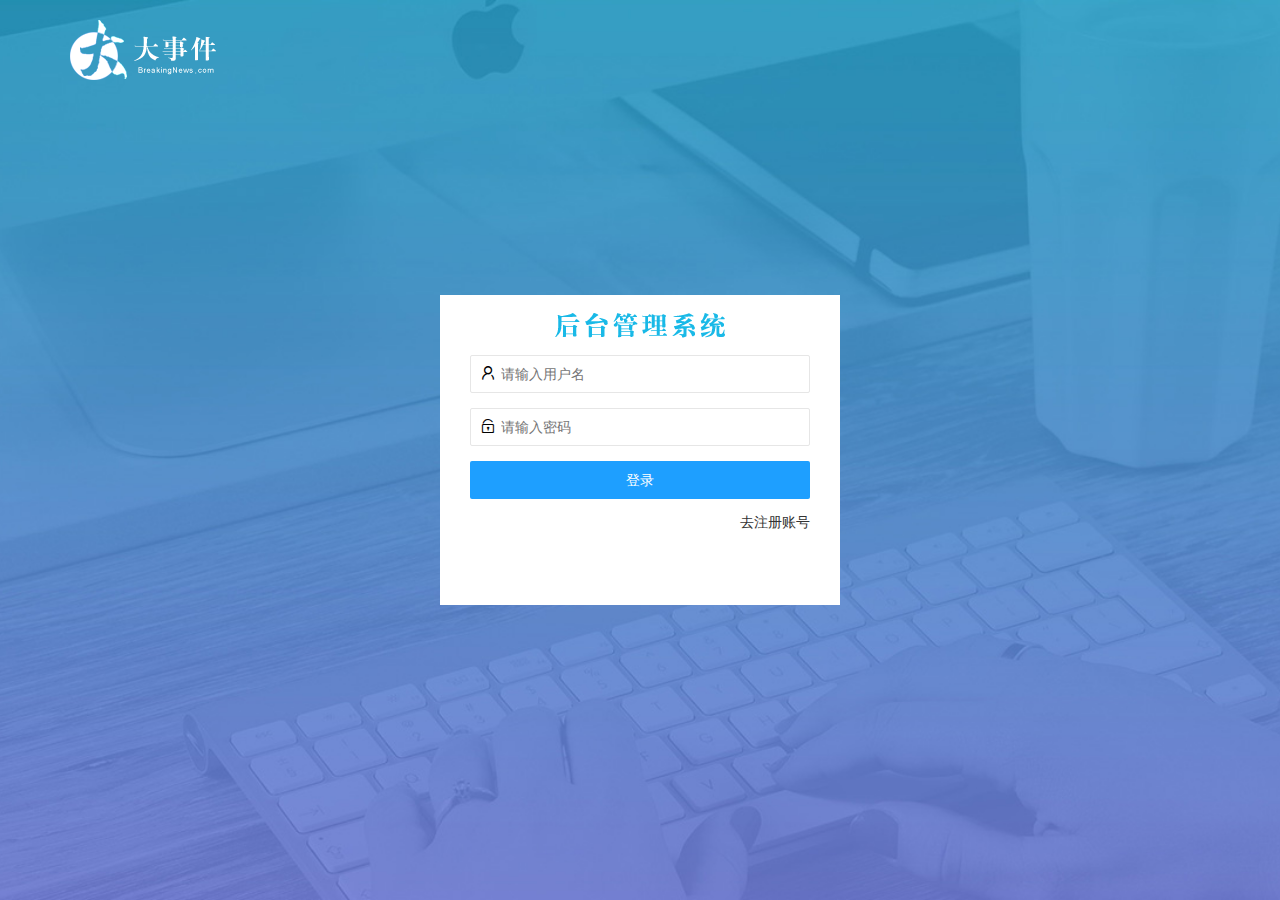
<file: home/index.html>
<!DOCTYPE html>
<html>
<head>
  <meta charset="utf-8">
  <meta name="viewport" content="width=device-width, initial-scale=1, maximum-scale=1">
  <title>layout 后台大布局 - Layui</title>

<script>
  let token = localStorage.getItem("token")
  if(!token){
    location.href = "/home/login.html"
  }
</script>


  <link rel="stylesheet" href="/assets/lib/layui/css/layui.css">
  <link rel="stylesheet" href="/assets/fonts/iconfont.css">
  <link rel="stylesheet" href="/assets/css/index.css">
</head>
<body class="layui-layout-body">
<div class="layui-layout layui-layout-admin">
  <div class="layui-header">
    <div class="layui-logo">
        <img src="/assets/images/logo.png" alt="">
    </div>
    <!-- 头部区域（可配合layui已有的水平导航） -->
    <ul class="layui-nav layui-layout-right">
      <li class="layui-nav-item">
        <a href="javascript:;">
          <img src="/assets/images/sample2.jpg" class="layui-nav-img">
          <!-- 文字头像 -->
          <span class="text-avatar">A</span>
          个人中心
        </a>
        <dl class="layui-nav-child">
          <dd><a href=""  >基本资料</a></dd>
          <dd><a href="">更换头像</a></dd>
          <dd><a href="">重置密码</a></dd>
        </dl>
      </li>
      <li class="layui-nav-item"><a href="javascript:;" id="signout" ><span class="iconfont icon-tuichu"></span>退出</a></li>
    </ul>
  </div> 
  
  <div class="layui-side layui-bg-black">
    <div class="layui-side-scroll">
        <!-- 展示头像和昵称 -->
        <div class="userInfo" href="javascript:;">
            <img src="http://t.cn/RCzsdCq" class="layui-nav-img">
            <!-- text-avatar 文字头像 -->
            <span class="text-avatar">A</span>
            <span id="welcome">欢迎 大飞哥</span>
          </div>


      <!-- 左侧导航区域（可配合layui已有的垂直导航） -->
      <ul class="layui-nav layui-nav-tree" lay-shrink="all" lay-filter="test">
        <li class="layui-nav-item layui-this"><a href="/home/dashboard.html" target="layUiBody"><span
              class="iconfont icon-home"></span>首页</a></li>
        <!-- layui-nav-itemed 类名可以实现二级菜单展开效果 -->
        <li class="layui-nav-item">
          <a class="" href="javascript:;"><span class="iconfont icon-16"></span>文章管理</a>
          <dl class="layui-nav-child">
            <dd><a href="javascript:;"><i class="layui-icon layui-icon-app"></i>文章类别</a></dd>
            <dd><a href="javascript:;"><i class="layui-icon layui-icon-app"></i>文章列表</a></dd>
            <dd><a href="javascript:;"><i class="layui-icon layui-icon-app"></i>发布文章</a></dd>
          </dl>
        </li>
        <li class="layui-nav-item">
          <a href="javascript:;"><span class="iconfont icon-user"></span>个人中心</a>
          <dl class="layui-nav-child">
            <dd><a href="/user/user_info.html" target="layUiBody"><i class="layui-icon layui-icon-app"></i>基本资料</a></dd>
            <dd><a href="javascript:;"><i class="layui-icon layui-icon-app"></i>更换头像</a></dd>
            <dd><a href="/user/user_pwd.html"><i class="layui-icon layui-icon-app"></i>重置密码</a></dd>
          </dl>
        </li>
      </ul>
    </div>
  </div>
  
  <div class="layui-body">
    <!-- 内容主体区域 -->
    <!-- <iframe name="layUiBody" src="/home/dashboard.html"></iframe> -->
    <iframe name="layUiBody" src="/user/user_avatar.html"></iframe>
  </div>
  
  <div class="layui-footer">
    <!-- 底部固定区域 -->
    © layui.com - 黑马程序猿
  </div>
</div>
<script src="/assets/lib/jquery.js"></script>
<script src="/assets/lib/layui/layui.all.js"></script>
<script src="/assets/js/ajaxBase.js"></script>
<script src="/assets/js/index.js"></script>
</body>
</html>
</file>
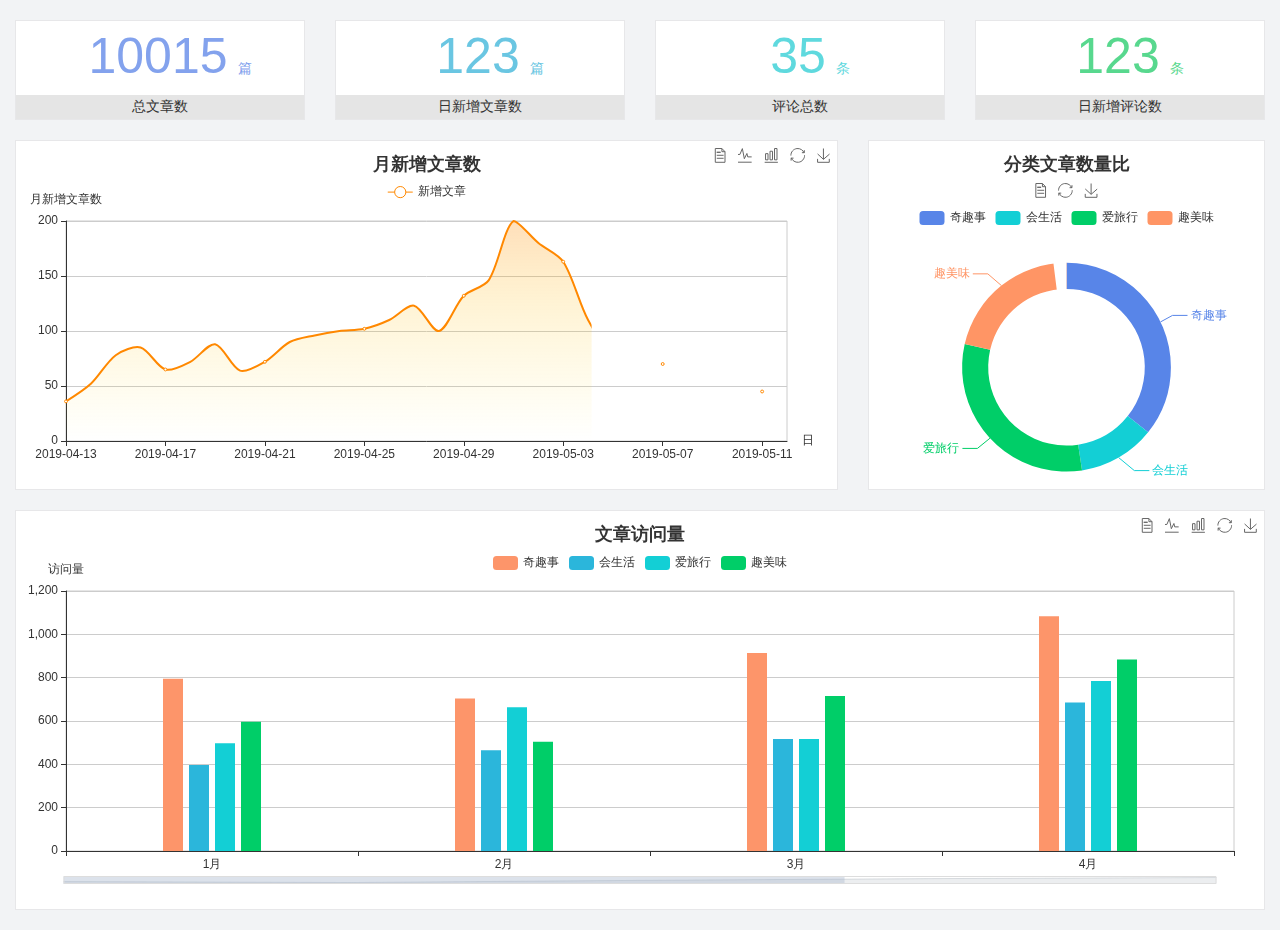
<file: home/dashboard.html>
<!DOCTYPE html>
<html lang="en">

<head>
  <meta charset="UTF-8">
  <meta name="viewport" content="width=device-width, initial-scale=1.0">
  <meta http-equiv="X-UA-Compatible" content="ie=edge">
  <title>图表统计</title>
  <link rel="stylesheet" href="../../assets/lib/bootstrap.css" />
  <link rel="stylesheet" href="../../assets/lib/main.css" />
  <script src="../../assets/lib/jquery.js"></script>
  <script type="text/javascript" src="../../assets/lib/echarts.min.js"></script>
</head>

<body>
  <div class="container-fluid">
    <div class="row spannel_list">
      <div class="col-sm-3 col-xs-6">
        <div class="spannel">
          <em>10015</em><span>篇</span>
          <b>总文章数</b>
        </div>
      </div>
      <div class="col-sm-3 col-xs-6">
        <div class="spannel scolor01">
          <em>123</em><span>篇</span>
          <b>日新增文章数</b>
        </div>
      </div>
      <div class="col-sm-3 col-xs-6">
        <div class="spannel scolor02">
          <em>35</em><span>条</span>
          <b>评论总数</b>
        </div>
      </div>
      <div class="col-sm-3 col-xs-6">
        <div class="spannel scolor03">
          <em>123</em><span>条</span>
          <b>日新增评论数</b>
        </div>
      </div>
    </div>
  </div>

  <div class="container-fluid">
    <div class="row curve-pie">
      <div class="col-lg-8 col-md-8">
        <div class="gragh_pannel" id="curve_show"></div>
      </div>
      <div class="col-lg-4 col-md-4">
        <div class="gragh_pannel" id="pie_show"></div>
      </div>
    </div>
  </div>

  <div class="container-fluid">
    <div class="column_pannel" id="column_show"></div>
  </div>

  <script>
    var oChart = echarts.init(document.getElementById('curve_show'));
    var aList_all = [
      { 'count': 36, 'date': '2019-04-13' },
      { 'count': 52, 'date': '2019-04-14' },
      { 'count': 78, 'date': '2019-04-15' },
      { 'count': 85, 'date': '2019-04-16' },
      { 'count': 65, 'date': '2019-04-17' },
      { 'count': 72, 'date': '2019-04-18' },
      { 'count': 88, 'date': '2019-04-19' },
      { 'count': 64, 'date': '2019-04-20' },
      { 'count': 72, 'date': '2019-04-21' },
      { 'count': 90, 'date': '2019-04-22' },
      { 'count': 96, 'date': '2019-04-23' },
      { 'count': 100, 'date': '2019-04-24' },
      { 'count': 102, 'date': '2019-04-25' },
      { 'count': 110, 'date': '2019-04-26' },
      { 'count': 123, 'date': '2019-04-27' },
      { 'count': 100, 'date': '2019-04-28' },
      { 'count': 132, 'date': '2019-04-29' },
      { 'count': 146, 'date': '2019-04-30' },
      { 'count': 200, 'date': '2019-05-01' },
      { 'count': 180, 'date': '2019-05-02' },
      { 'count': 163, 'date': '2019-05-03' },
      { 'count': 110, 'date': '2019-05-04' },
      { 'count': 80, 'date': '2019-05-05' },
      { 'count': 82, 'date': '2019-05-06' },
      { 'count': 70, 'date': '2019-05-07' },
      { 'count': 65, 'date': '2019-05-08' },
      { 'count': 54, 'date': '2019-05-09' },
      { 'count': 40, 'date': '2019-05-10' },
      { 'count': 45, 'date': '2019-05-11' },
      { 'count': 38, 'date': '2019-05-12' },
    ];

    let aCount = [];
    let aDate = [];

    for (var i = 0; i < aList_all.length; i++) {
      aCount.push(aList_all[i].count);
      aDate.push(aList_all[i].date);
    }

    var chartopt = {
      title: {
        text: '月新增文章数',
        left: 'center',
        top: '10'
      },
      tooltip: {
        trigger: 'axis'
      },
      legend: {
        data: ['新增文章'],
        top: '40'
      },
      toolbox: {
        show: true,
        feature: {
          mark: { show: true },
          dataView: { show: true, readOnly: false },
          magicType: { show: true, type: ['line', 'bar'] },
          restore: { show: true },
          saveAsImage: { show: true }
        }
      },
      calculable: true,
      xAxis: [
        {
          name: '日',
          type: 'category',
          boundaryGap: false,
          data: aDate
        }
      ],
      yAxis: [
        {
          name: '月新增文章数',
          type: 'value'
        }
      ],
      series: [
        {
          name: '新增文章',
          type: 'line',
          smooth: true,
          itemStyle: { normal: { areaStyle: { type: 'default' }, color: '#f80' }, lineStyle: { color: '#f80' } },
          data: aCount
        }],
      areaStyle: {
        normal: {
          color: new echarts.graphic.LinearGradient(0, 0, 0, 1, [{
            offset: 0,
            color: 'rgba(255,136,0,0.39)'
          }, {
            offset: .34,
            color: 'rgba(255,180,0,0.25)'
          }, {
            offset: 1,
            color: 'rgba(255,222,0,0.00)'
          }])

        }
      },
      grid: {
        show: true,
        x: 50,
        x2: 50,
        y: 80,
        height: 220
      }
    };

    oChart.setOption(chartopt);


    var oPie = echarts.init(document.getElementById('pie_show'));
    var oPieopt =
    {
      title: {
        top: 10,
        text: '分类文章数量比',
        x: 'center'
      },
      tooltip: {
        trigger: 'item',
        formatter: "{a} <br/>{b} : {c} ({d}%)"
      },
      color: ['#5885e8', '#13cfd5', '#00ce68', '#ff9565'],
      legend: {
        x: 'center',
        top: 65,
        data: ['奇趣事', '会生活', '爱旅行', '趣美味']
      },
      toolbox: {
        show: true,
        x: 'center',
        top: 35,
        feature: {
          mark: { show: true },
          dataView: { show: true, readOnly: false },
          magicType: {
            show: true,
            type: ['pie', 'funnel'],
            option: {
              funnel: {
                x: '25%',
                width: '50%',
                funnelAlign: 'left',
                max: 1548
              }
            }
          },
          restore: { show: true },
          saveAsImage: { show: true }
        }
      },
      calculable: true,
      series: [
        {
          name: '访问来源',
          type: 'pie',
          radius: ['45%', '60%'],
          center: ['50%', '65%'],
          data: [
            { value: 300, name: '奇趣事' },
            { value: 100, name: '会生活' },
            { value: 260, name: '爱旅行' },
            { value: 180, name: '趣美味' }
          ]
        }
      ]
    };
    oPie.setOption(oPieopt);



    var oColumn = this.echarts.init(document.getElementById('column_show'));
    var oColumnopt =
    {
      title: {
        text: '文章访问量',
        left: 'center',
        top: '10'
      },
      tooltip: {
        trigger: 'axis'
      },
      legend: {
        data: ['奇趣事', '会生活', '爱旅行', '趣美味'],
        top: '40'
      },
      toolbox: {
        show: true,
        feature: {
          mark: { show: true },
          dataView: { show: true, readOnly: false },
          magicType: { show: true, type: ['line', 'bar'] },
          restore: { show: true },
          saveAsImage: { show: true }
        }
      },
      calculable: true,
      xAxis: [
        {
          type: 'category',
          data: ['1月', '2月', '3月', '4月', '5月']
        }
      ],
      yAxis: [
        {
          name: '访问量',
          type: 'value'
        }
      ],
      series: [
        {
          name: '奇趣事',
          type: 'bar',
          barWidth: 20,
          itemStyle: {
            normal: { areaStyle: { type: 'default' }, color: '#fd956a' }
          },
          data: [800, 708, 920, 1090, 1200]
        },
        {
          name: '会生活',
          type: 'bar',
          barWidth: 20,
          itemStyle: {
            normal: { areaStyle: { type: 'default' }, color: '#2bb6db' }
          },
          data: [400, 468, 520, 690, 800]
        },
        {
          name: '爱旅行',
          type: 'bar',
          barWidth: 20,
          itemStyle: {
            normal: { areaStyle: { type: 'default' }, color: '#13cfd5' }
          },
          data: [500, 668, 520, 790, 900]
        },
        {
          name: '趣美味',
          type: 'bar',
          barWidth: 20,
          itemStyle: {
            normal: { areaStyle: { type: 'default' }, color: '#00ce68' }
          },
          data: [600, 508, 720, 890, 1000]
        }
      ],
      grid: {
        show: true,
        x: 50,
        x2: 30,
        y: 80,
        height: 260
      },
      dataZoom: [//给x轴设置滚动条
        {
          start: 0,//默认为0
          end: 100 - 1000 / 31,//默认为100
          type: 'slider',
          show: true,
          xAxisIndex: [0],
          handleSize: 0,//滑动条的 左右2个滑动条的大小
          height: 8,//组件高度
          left: 45, //左边的距离
          right: 50,//右边的距离
          bottom: 26,//右边的距离
          handleColor: '#ddd',//h滑动图标的颜色
          handleStyle: {
            borderColor: "#cacaca",
            borderWidth: "1",
            shadowBlur: 2,
            background: "#ddd",
            shadowColor: "#ddd",
          }
        }]
    };
    oColumn.setOption(oColumnopt);
  </script>
</body>

</html>
</file>
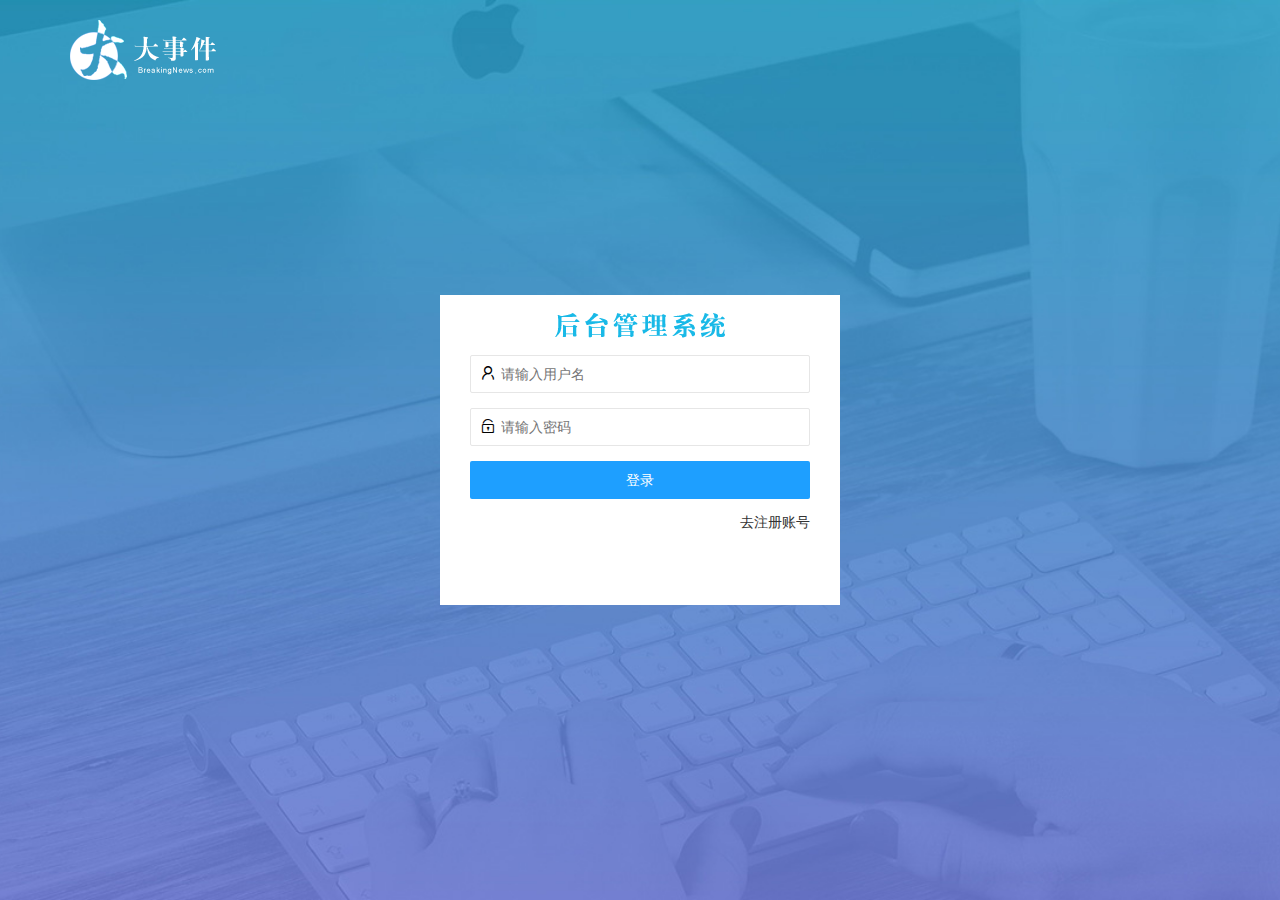
<file: home/login.html>
<!DOCTYPE html>
<html lang="en">
<head>
    <meta charset="UTF-8">
    <meta name="viewport" content="width=device-width, initial-scale=1.0">
    <title>大事件-登录页</title>
</head>
<link rel="stylesheet" href="/assets/lib/layui/css/layui.css">
<link rel="stylesheet" href="/assets/css/login.css">
<body>

    <!-- logo -->
    <div class="layui-main logo ">
        <img src="/assets/images/logo.png" alt="">
    </div>
    
    <!-- 登陆注册 -->
    <div class=" box ">
        <!-- 标题 -->
        <div class="title"></div>

        <!-- 登录的表单 -->
        <div class="login">
            <form id="loginForm" class="layui-form" action="">
                <div class="layui-form-item">
                    <i class="layui-icon layui-icon-username"></i> 
                    <input type="text" name="username" required  lay-verify="required" placeholder="请输入用户名" autocomplete="off" class="layui-input">
                </div>
                    <div class="layui-form-item">
                    <i class="layui-icon layui-icon-password"></i>
                    <input type="password" name="password" required  lay-verify="required|pass" placeholder="请输入密码" autocomplete="off" class="layui-input">
                    </div>
                        <button class="layui-btn  layui-btn-normal layui-btn-fluid" lay-submit lay-filter="formDemo">登录</button>
                <a href="javascript:;" id="gotoRegi" class="fr">去注册账号</a>
            </form>
        </div>

        <!-- 注册的表单 -->
        <div  class="register">
            <form  id="regiForm"class="layui-form" action="">
                <div class="layui-form-item">
                    <i class="layui-icon layui-icon-username"></i> 
                    <input type="text" name="username" required  lay-verify="required" placeholder="请输入用户名" autocomplete="off" class="layui-input">
                </div>
                <div class="layui-form-item">
                    <i class="layui-icon layui-icon-password"></i>
                    <input type="password" name="password" required  lay-verify="required|pass" placeholder="请输入密码" autocomplete="off" class="layui-input">
                </div>
                <div class="layui-form-item">
                    <i class="layui-icon layui-icon-password"></i>
                    <input type="password" name="repassword" required  lay-verify="required|pass|repwd" placeholder="请再次输入密码" autocomplete="off" class="layui-input">
                </div>
                    <button class="layui-btn  layui-btn-normal layui-btn-fluid" lay-submit lay-filter="formDemo">注册</button>
                    <a href="javascript:;" id="gotoLogin" class="fr">去登录</a>
            </form>
        </div>
    </div>
    <script src="/assets/lib/layui/layui.all.js"></script>
    <script src="/assets/lib/jquery.js"></script>
    <script src="/assets/js/login.js"></script>
</body>
</html>
</file>
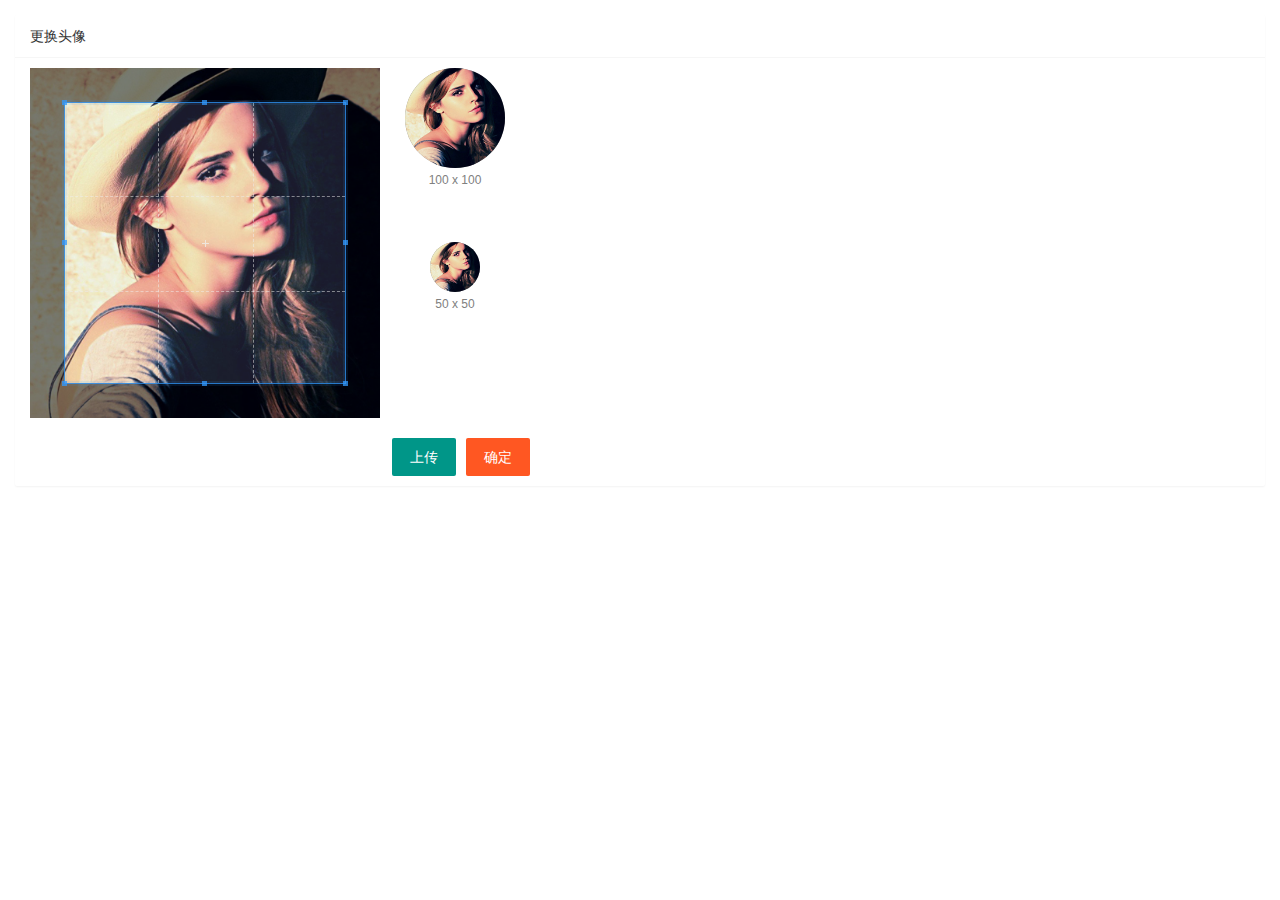
<file: user/user_avatar.html>
<!DOCTYPE html>
<html lang="en">

<head>
  <meta charset="UTF-8">
  <meta name="viewport" content="width=device-width, initial-scale=1.0">
  <title>Document</title>
  <link rel="stylesheet" href="/assets/lib/layui/css/layui.css">
  <link rel="stylesheet" href="/assets/lib/cropper/cropper.css" />

  <link rel="stylesheet" href="/assets/css/user/user_avatar.css">
</head>

<body>
  <div class="layui-card">
    <div class="layui-card-header">更换头像</div>
    <div class="layui-card-body">
      <!-- 第一行的图片裁剪和预览区域 -->
      <div class="row1">
        <!-- 图片裁剪区域 -->
        <div class="cropper-box">
          <!-- 这个 img 标签很重要，将来会把它初始化为裁剪区域 -->
          <img id="image" src="/assets/images/sample.jpg" />
        </div>
        <!-- 图片的预览区域 -->
        <div class="preview-box">
          <div>
            <!-- 宽高为 100px 的预览区域 -->
            <div class="img-preview w100"></div>
            <p class="size">100 x 100</p>
          </div>
          <div>
            <!-- 宽高为 50px 的预览区域 -->
            <div class="img-preview w50"></div>
            <p class="size">50 x 50</p>
          </div>
        </div>
      </div>

      <!-- 第二行的按钮区域 -->
      <div class="row2">
        <input type="file" class="layui-hide" id="file" accept="image/*">
        <button type="button" class="layui-btn" id="chooseBtn">上传</button>
        <button type="button" class="layui-btn layui-btn-danger" id="sureBtn">确定</button>
      </div>
    </div>
  </div>

  <script src="/assets/lib/layui/layui.all.js"></script>
  <script src="/assets/lib/jquery.js"></script>
  <!-- 以下两个js文件属于图片裁切插件 -->
  <script src="/assets/lib/cropper/Cropper.js"></script>
  <script src="/assets/lib/cropper/jquery-cropper.js"></script>

  <script src="/assets/js/ajaxBase.js"></script>
  <script src="/assets/js/user/user_avatar.js"></script>
</body>

</html>
</file>
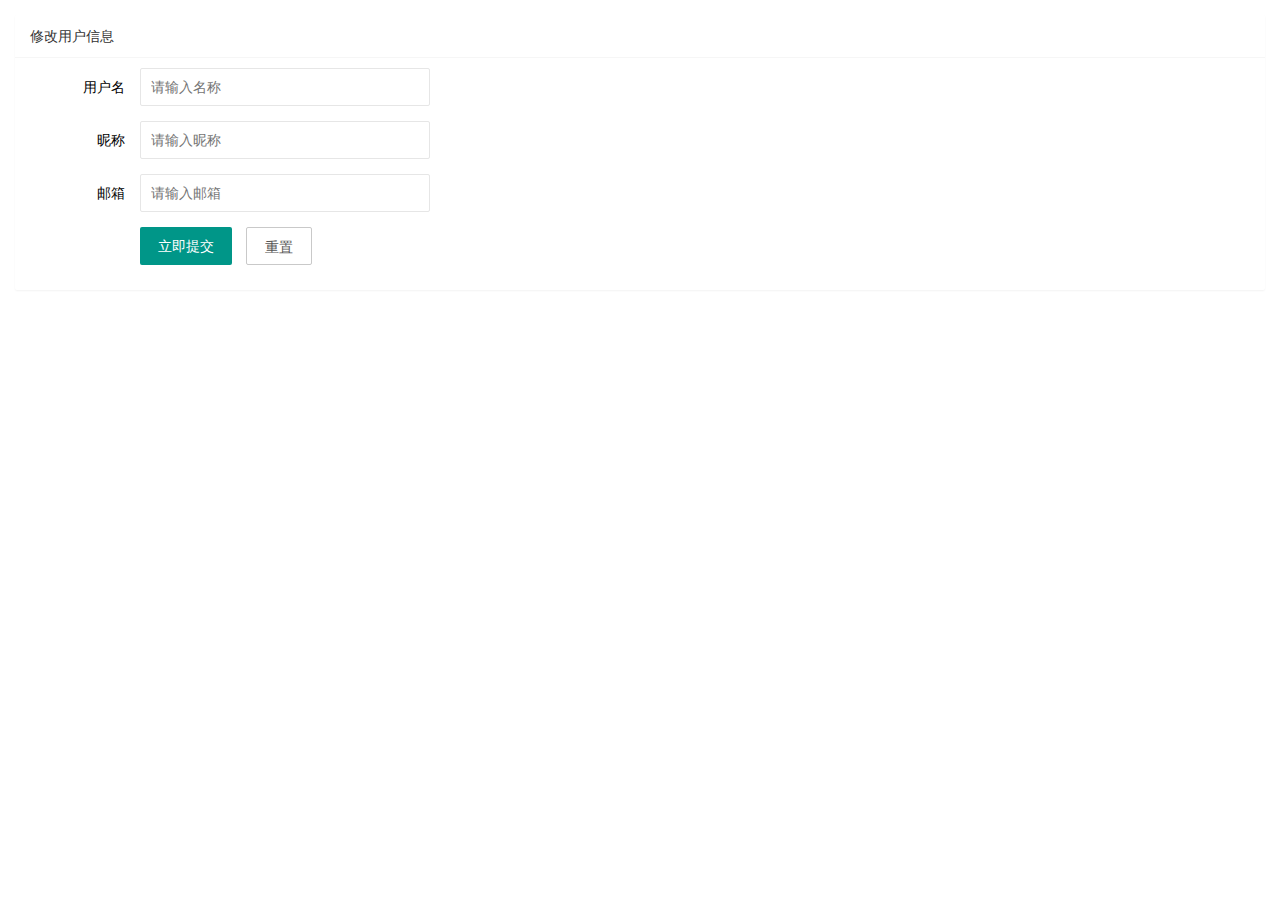
<file: user/user_info.html>
<!DOCTYPE html>
<html lang="en">
<head>
    <meta charset="UTF-8">
    <meta name="viewport" content="width=device-width, initial-scale=1.0">
    <title>Document</title>
    <link rel="stylesheet" href="/assets/lib/layui/css/layui.css">
    <link rel="stylesheet" href="/assets/css/user/user_info.css">
</head>
<body>
    <div class="layui-card">
        <div class="layui-card-header"> 修改用户信息</div>
        <div class="layui-card-body">
            <form class="layui-form" id="form"  lay-filter="form"action="">
              <div class="layui-form-item layui-hide"  > 
                <label class="layui-form-label">id</label>
                <div class="layui-input-block">
                  <input type="text" name="id" readonly required  lay-verify="required" placeholder="请输入名称" autocomplete="off" class="layui-input">
                </div>
              </div>
                <div class="layui-form-item">
                  <label class="layui-form-label">用户名</label>
                  <div class="layui-input-block">
                    <input type="text" name="username" readonly required  lay-verify="required" placeholder="请输入名称" autocomplete="off" class="layui-input">
                  </div>
                </div>
                <div class="layui-form-item">
                    <label class="layui-form-label">昵称</label>
                    <div class="layui-input-block">
                      <input type="text" name="nickname" required  lay-verify="required|nickname" placeholder="请输入昵称" autocomplete="off" class="layui-input">
                    </div>
                  </div>
                  <div class="layui-form-item">
                    <label class="layui-form-label">邮箱</label>
                    <div class="layui-input-block">
                      <input type="text" name="email" required  lay-verify="required|email" placeholder="请输入邮箱" autocomplete="off" class="layui-input">
                    </div>
                  </div>
                  <div class="layui-form-item">
                    <div class="layui-input-block">
                      <button class="layui-btn" lay-submit lay-filter="formDemo">立即提交</button>
                      <button type="reset" class="layui-btn layui-btn-primary" id="resetBtn" >重置</button>
                    </div>
                  </div>
            </form>
        </div>
      </div>

      <script src="/assets/lib/layui/layui.all.js"></script>
      <script src="/assets/lib/jquery.js"></script>
      <script src="/assets/js/ajaxBase.js"></script>
      <script src="/assets/js/user/user_info.js"></script>
</body>
</html>
</file>
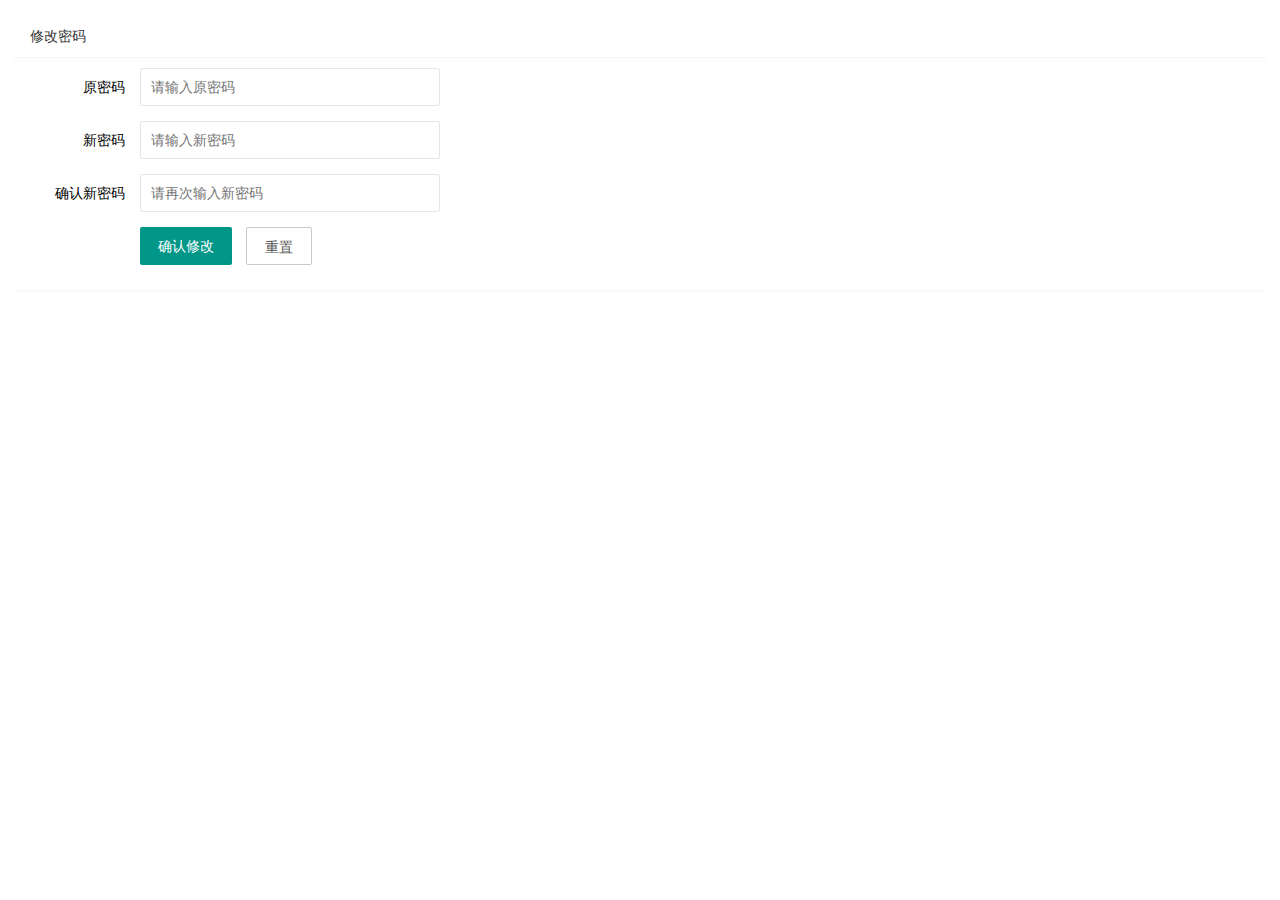
<file: user/user_pwd.html>
<!DOCTYPE html>
<html lang="en">

<head>
  <meta charset="UTF-8">
  <meta name="viewport" content="width=device-width, initial-scale=1.0">
  <title>Document</title>
  <link rel="stylesheet" href="/assets/lib/layui/css/layui.css">
  <link rel="stylesheet" href="/assets/css/user/user_pwd.css">
</head>

<body>
  <div class="layui-card">
    <div class="layui-card-header">修改密码</div>
    <div class="layui-card-body">
      <form class="layui-form" id="form" action="">
        <div class="layui-form-item">
          <label class="layui-form-label">原密码</label>
          <div class="layui-input-block">
            <input type="password" name="oldPwd" required lay-verify="required|pass" placeholder="请输入原密码"
              autocomplete="off" class="layui-input">
          </div>
        </div>
        <div class="layui-form-item">
          <label class="layui-form-label">新密码</label>
          <div class="layui-input-block">
            <input type="password" name="newPwd" required lay-verify="required|pass|newPass" placeholder="请输入新密码"
              autocomplete="off" class="layui-input">
          </div>
        </div>
        <div class="layui-form-item">
          <label class="layui-form-label">确认新密码</label>
          <div class="layui-input-block">
            <input type="password" name="rePwd" required lay-verify="required|pass|rePass" placeholder="请再次输入新密码"
              autocomplete="off" class="layui-input">
          </div>
        </div>

        <div class="layui-form-item">
          <div class="layui-input-block">
            <button class="layui-btn" lay-submit lay-filter="formDemo">确认修改</button>
            <button type="reset" class="layui-btn layui-btn-primary">重置</button>
          </div>
        </div>
      </form>
    </div>
  </div>

  <script src="/assets/lib/layui/layui.all.js"></script>
  <script src="/assets/lib/jquery.js"></script>
  <script src="/assets/js/ajaxBase.js"></script>
  <script src="/assets/js/user/user_pwd.js"></script>
</body>

</html>
</file>
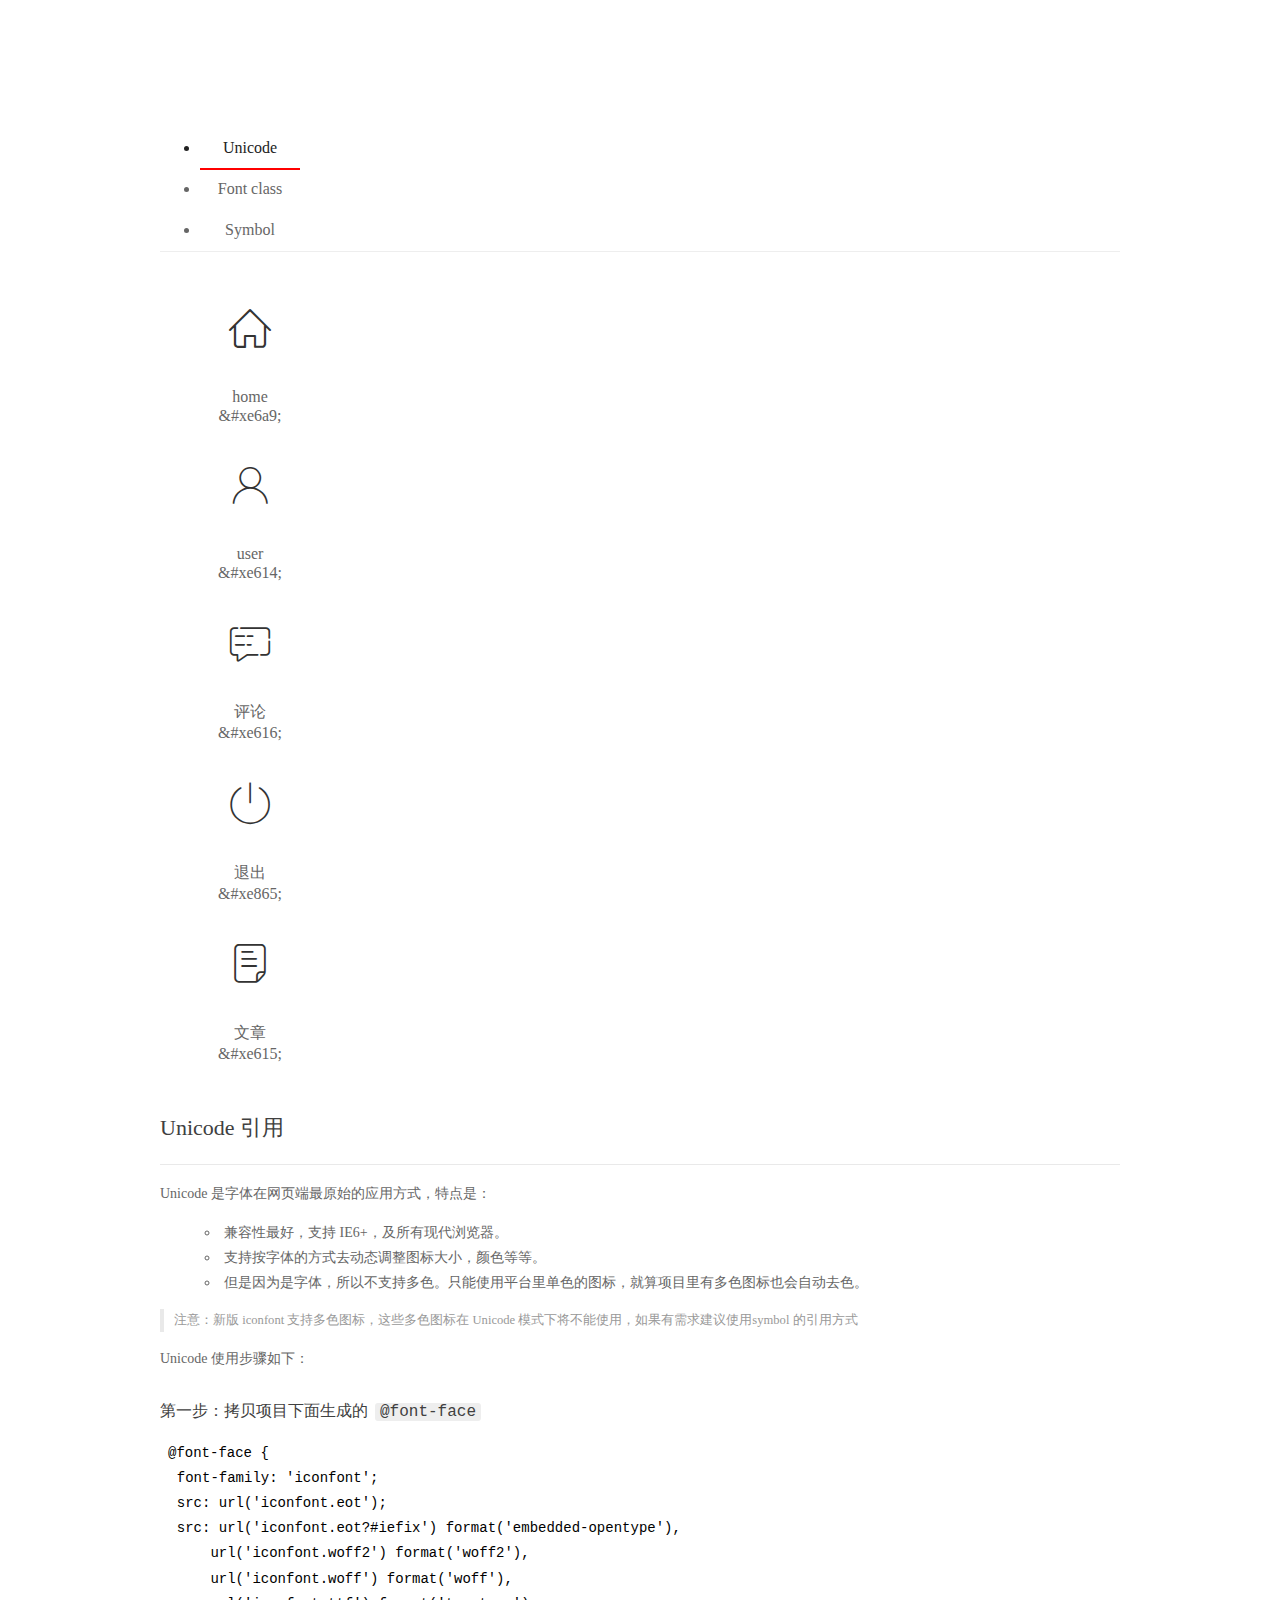
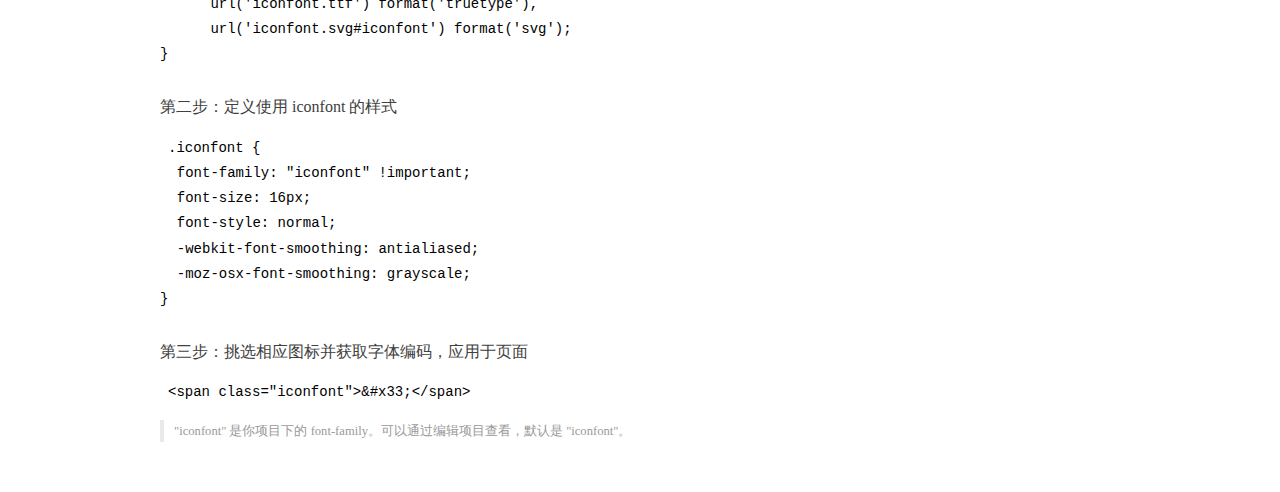
<file: assets/fonts/demo_index.html>
<!DOCTYPE html>
<html>
<head>
  <meta charset="utf-8"/>
  <title>IconFont Demo</title>
  <link rel="shortcut icon" href="https://gtms04.alicdn.com/tps/i4/TB1_oz6GVXXXXaFXpXXJDFnIXXX-64-64.ico" type="image/x-icon"/>
  <link rel="stylesheet" href="https://g.alicdn.com/thx/cube/1.3.2/cube.min.css">
  <link rel="stylesheet" href="demo.css">
  <link rel="stylesheet" href="iconfont.css">
  <script src="iconfont.js"></script>
  <!-- jQuery -->
  <script src="https://a1.alicdn.com/oss/uploads/2018/12/26/7bfddb60-08e8-11e9-9b04-53e73bb6408b.js"></script>
  <!-- 代码高亮 -->
  <script src="https://a1.alicdn.com/oss/uploads/2018/12/26/a3f714d0-08e6-11e9-8a15-ebf944d7534c.js"></script>
</head>
<body>
  <div class="main">
    <h1 class="logo"><a href="https://www.iconfont.cn/" title="iconfont 首页" target="_blank">&#xe86b;</a></h1>
    <div class="nav-tabs">
      <ul id="tabs" class="dib-box">
        <li class="dib active"><span>Unicode</span></li>
        <li class="dib"><span>Font class</span></li>
        <li class="dib"><span>Symbol</span></li>
      </ul>
      
    </div>
    <div class="tab-container">
      <div class="content unicode" style="display: block;">
          <ul class="icon_lists dib-box">
          
            <li class="dib">
              <span class="icon iconfont">&#xe6a9;</span>
                <div class="name">home</div>
                <div class="code-name">&amp;#xe6a9;</div>
              </li>
          
            <li class="dib">
              <span class="icon iconfont">&#xe614;</span>
                <div class="name">user</div>
                <div class="code-name">&amp;#xe614;</div>
              </li>
          
            <li class="dib">
              <span class="icon iconfont">&#xe616;</span>
                <div class="name">评论</div>
                <div class="code-name">&amp;#xe616;</div>
              </li>
          
            <li class="dib">
              <span class="icon iconfont">&#xe865;</span>
                <div class="name">退出</div>
                <div class="code-name">&amp;#xe865;</div>
              </li>
          
            <li class="dib">
              <span class="icon iconfont">&#xe615;</span>
                <div class="name">文章</div>
                <div class="code-name">&amp;#xe615;</div>
              </li>
          
          </ul>
          <div class="article markdown">
          <h2 id="unicode-">Unicode 引用</h2>
          <hr>

          <p>Unicode 是字体在网页端最原始的应用方式，特点是：</p>
          <ul>
            <li>兼容性最好，支持 IE6+，及所有现代浏览器。</li>
            <li>支持按字体的方式去动态调整图标大小，颜色等等。</li>
            <li>但是因为是字体，所以不支持多色。只能使用平台里单色的图标，就算项目里有多色图标也会自动去色。</li>
          </ul>
          <blockquote>
            <p>注意：新版 iconfont 支持多色图标，这些多色图标在 Unicode 模式下将不能使用，如果有需求建议使用symbol 的引用方式</p>
          </blockquote>
          <p>Unicode 使用步骤如下：</p>
          <h3 id="-font-face">第一步：拷贝项目下面生成的 <code>@font-face</code></h3>
<pre><code class="language-css"
>@font-face {
  font-family: 'iconfont';
  src: url('iconfont.eot');
  src: url('iconfont.eot?#iefix') format('embedded-opentype'),
      url('iconfont.woff2') format('woff2'),
      url('iconfont.woff') format('woff'),
      url('iconfont.ttf') format('truetype'),
      url('iconfont.svg#iconfont') format('svg');
}
</code></pre>
          <h3 id="-iconfont-">第二步：定义使用 iconfont 的样式</h3>
<pre><code class="language-css"
>.iconfont {
  font-family: "iconfont" !important;
  font-size: 16px;
  font-style: normal;
  -webkit-font-smoothing: antialiased;
  -moz-osx-font-smoothing: grayscale;
}
</code></pre>
          <h3 id="-">第三步：挑选相应图标并获取字体编码，应用于页面</h3>
<pre>
<code class="language-html"
>&lt;span class="iconfont"&gt;&amp;#x33;&lt;/span&gt;
</code></pre>
          <blockquote>
            <p>"iconfont" 是你项目下的 font-family。可以通过编辑项目查看，默认是 "iconfont"。</p>
          </blockquote>
          </div>
      </div>
      <div class="content font-class">
        <ul class="icon_lists dib-box">
          
          <li class="dib">
            <span class="icon iconfont icon-home"></span>
            <div class="name">
              home
            </div>
            <div class="code-name">.icon-home
            </div>
          </li>
          
          <li class="dib">
            <span class="icon iconfont icon-user"></span>
            <div class="name">
              user
            </div>
            <div class="code-name">.icon-user
            </div>
          </li>
          
          <li class="dib">
            <span class="icon iconfont icon-pinglun"></span>
            <div class="name">
              评论
            </div>
            <div class="code-name">.icon-pinglun
            </div>
          </li>
          
          <li class="dib">
            <span class="icon iconfont icon-tuichu"></span>
            <div class="name">
              退出
            </div>
            <div class="code-name">.icon-tuichu
            </div>
          </li>
          
          <li class="dib">
            <span class="icon iconfont icon-16"></span>
            <div class="name">
              文章
            </div>
            <div class="code-name">.icon-16
            </div>
          </li>
          
        </ul>
        <div class="article markdown">
        <h2 id="font-class-">font-class 引用</h2>
        <hr>

        <p>font-class 是 Unicode 使用方式的一种变种，主要是解决 Unicode 书写不直观，语意不明确的问题。</p>
        <p>与 Unicode 使用方式相比，具有如下特点：</p>
        <ul>
          <li>兼容性良好，支持 IE8+，及所有现代浏览器。</li>
          <li>相比于 Unicode 语意明确，书写更直观。可以很容易分辨这个 icon 是什么。</li>
          <li>因为使用 class 来定义图标，所以当要替换图标时，只需要修改 class 里面的 Unicode 引用。</li>
          <li>不过因为本质上还是使用的字体，所以多色图标还是不支持的。</li>
        </ul>
        <p>使用步骤如下：</p>
        <h3 id="-fontclass-">第一步：引入项目下面生成的 fontclass 代码：</h3>
<pre><code class="language-html">&lt;link rel="stylesheet" href="./iconfont.css"&gt;
</code></pre>
        <h3 id="-">第二步：挑选相应图标并获取类名，应用于页面：</h3>
<pre><code class="language-html">&lt;span class="iconfont icon-xxx"&gt;&lt;/span&gt;
</code></pre>
        <blockquote>
          <p>"
            iconfont" 是你项目下的 font-family。可以通过编辑项目查看，默认是 "iconfont"。</p>
        </blockquote>
      </div>
      </div>
      <div class="content symbol">
          <ul class="icon_lists dib-box">
          
            <li class="dib">
                <svg class="icon svg-icon" aria-hidden="true">
                  <use xlink:href="#icon-home"></use>
                </svg>
                <div class="name">home</div>
                <div class="code-name">#icon-home</div>
            </li>
          
            <li class="dib">
                <svg class="icon svg-icon" aria-hidden="true">
                  <use xlink:href="#icon-user"></use>
                </svg>
                <div class="name">user</div>
                <div class="code-name">#icon-user</div>
            </li>
          
            <li class="dib">
                <svg class="icon svg-icon" aria-hidden="true">
                  <use xlink:href="#icon-pinglun"></use>
                </svg>
                <div class="name">评论</div>
                <div class="code-name">#icon-pinglun</div>
            </li>
          
            <li class="dib">
                <svg class="icon svg-icon" aria-hidden="true">
                  <use xlink:href="#icon-tuichu"></use>
                </svg>
                <div class="name">退出</div>
                <div class="code-name">#icon-tuichu</div>
            </li>
          
            <li class="dib">
                <svg class="icon svg-icon" aria-hidden="true">
                  <use xlink:href="#icon-16"></use>
                </svg>
                <div class="name">文章</div>
                <div class="code-name">#icon-16</div>
            </li>
          
          </ul>
          <div class="article markdown">
          <h2 id="symbol-">Symbol 引用</h2>
          <hr>

          <p>这是一种全新的使用方式，应该说这才是未来的主流，也是平台目前推荐的用法。相关介绍可以参考这篇<a href="">文章</a>
            这种用法其实是做了一个 SVG 的集合，与另外两种相比具有如下特点：</p>
          <ul>
            <li>支持多色图标了，不再受单色限制。</li>
            <li>通过一些技巧，支持像字体那样，通过 <code>font-size</code>, <code>color</code> 来调整样式。</li>
            <li>兼容性较差，支持 IE9+，及现代浏览器。</li>
            <li>浏览器渲染 SVG 的性能一般，还不如 png。</li>
          </ul>
          <p>使用步骤如下：</p>
          <h3 id="-symbol-">第一步：引入项目下面生成的 symbol 代码：</h3>
<pre><code class="language-html">&lt;script src="./iconfont.js"&gt;&lt;/script&gt;
</code></pre>
          <h3 id="-css-">第二步：加入通用 CSS 代码（引入一次就行）：</h3>
<pre><code class="language-html">&lt;style&gt;
.icon {
  width: 1em;
  height: 1em;
  vertical-align: -0.15em;
  fill: currentColor;
  overflow: hidden;
}
&lt;/style&gt;
</code></pre>
          <h3 id="-">第三步：挑选相应图标并获取类名，应用于页面：</h3>
<pre><code class="language-html">&lt;svg class="icon" aria-hidden="true"&gt;
  &lt;use xlink:href="#icon-xxx"&gt;&lt;/use&gt;
&lt;/svg&gt;
</code></pre>
          </div>
      </div>

    </div>
  </div>
  <script>
  $(document).ready(function () {
      $('.tab-container .content:first').show()

      $('#tabs li').click(function (e) {
        var tabContent = $('.tab-container .content')
        var index = $(this).index()

        if ($(this).hasClass('active')) {
          return
        } else {
          $('#tabs li').removeClass('active')
          $(this).addClass('active')

          tabContent.hide().eq(index).fadeIn()
        }
      })
    })
  </script>
</body>
</html>
</file>
<file: assets/lib/layui/css/layui.css>
/** layui-v2.5.6 MIT License By https://www.layui.com */
 .layui-inline,img{display:inline-block;vertical-align:middle}h1,h2,h3,h4,h5,h6{font-weight:400}.layui-edge,.layui-header,.layui-inline,.layui-main{position:relative}.layui-body,.layui-edge,.layui-elip{overflow:hidden}.layui-btn,.layui-edge,.layui-inline,img{vertical-align:middle}.layui-btn,.layui-disabled,.layui-icon,.layui-unselect{-moz-user-select:none;-webkit-user-select:none;-ms-user-select:none}.layui-elip,.layui-form-checkbox span,.layui-form-pane .layui-form-label{text-overflow:ellipsis;white-space:nowrap}.layui-breadcrumb,.layui-tree-btnGroup{visibility:hidden}blockquote,body,button,dd,div,dl,dt,form,h1,h2,h3,h4,h5,h6,input,li,ol,p,pre,td,textarea,th,ul{margin:0;padding:0;-webkit-tap-highlight-color:rgba(0,0,0,0)}a:active,a:hover{outline:0}img{border:none}li{list-style:none}table{border-collapse:collapse;border-spacing:0}h4,h5,h6{font-size:100%}button,input,optgroup,option,select,textarea{font-family:inherit;font-size:inherit;font-style:inherit;font-weight:inherit;outline:0}pre{white-space:pre-wrap;white-space:-moz-pre-wrap;white-space:-pre-wrap;white-space:-o-pre-wrap;word-wrap:break-word}body{line-height:24px;font:14px Helvetica Neue,Helvetica,PingFang SC,Tahoma,Arial,sans-serif}hr{height:1px;margin:10px 0;border:0;clear:both}a{color:#333;text-decoration:none}a:hover{color:#777}a cite{font-style:normal;*cursor:pointer}.layui-border-box,.layui-border-box *{box-sizing:border-box}.layui-box,.layui-box *{box-sizing:content-box}.layui-clear{clear:both;*zoom:1}.layui-clear:after{content:'\20';clear:both;*zoom:1;display:block;height:0}.layui-inline{*display:inline;*zoom:1}.layui-edge{display:inline-block;width:0;height:0;border-width:6px;border-style:dashed;border-color:transparent}.layui-edge-top{top:-4px;border-bottom-color:#999;border-bottom-style:solid}.layui-edge-right{border-left-color:#999;border-left-style:solid}.layui-edge-bottom{top:2px;border-top-color:#999;border-top-style:solid}.layui-edge-left{border-right-color:#999;border-right-style:solid}.layui-disabled,.layui-disabled:hover{color:#d2d2d2!important;cursor:not-allowed!important}.layui-circle{border-radius:100%}.layui-show{display:block!important}.layui-hide{display:none!important}@font-face{font-family:layui-icon;src:url(../font/iconfont.eot?v=256);src:url(../font/iconfont.eot?v=256#iefix) format('embedded-opentype'),url(../font/iconfont.woff2?v=256) format('woff2'),url(../font/iconfont.woff?v=256) format('woff'),url(../font/iconfont.ttf?v=256) format('truetype'),url(../font/iconfont.svg?v=256#layui-icon) format('svg')}.layui-icon{font-family:layui-icon!important;font-size:16px;font-style:normal;-webkit-font-smoothing:antialiased;-moz-osx-font-smoothing:grayscale}.layui-icon-reply-fill:before{content:"\e611"}.layui-icon-set-fill:before{content:"\e614"}.layui-icon-menu-fill:before{content:"\e60f"}.layui-icon-search:before{content:"\e615"}.layui-icon-share:before{content:"\e641"}.layui-icon-set-sm:before{content:"\e620"}.layui-icon-engine:before{content:"\e628"}.layui-icon-close:before{content:"\1006"}.layui-icon-close-fill:before{content:"\1007"}.layui-icon-chart-screen:before{content:"\e629"}.layui-icon-star:before{content:"\e600"}.layui-icon-circle-dot:before{content:"\e617"}.layui-icon-chat:before{content:"\e606"}.layui-icon-release:before{content:"\e609"}.layui-icon-list:before{content:"\e60a"}.layui-icon-chart:before{content:"\e62c"}.layui-icon-ok-circle:before{content:"\1005"}.layui-icon-layim-theme:before{content:"\e61b"}.layui-icon-table:before{content:"\e62d"}.layui-icon-right:before{content:"\e602"}.layui-icon-left:before{content:"\e603"}.layui-icon-cart-simple:before{content:"\e698"}.layui-icon-face-cry:before{content:"\e69c"}.layui-icon-face-smile:before{content:"\e6af"}.layui-icon-survey:before{content:"\e6b2"}.layui-icon-tree:before{content:"\e62e"}.layui-icon-ie:before{content:"\e7bb"}.layui-icon-upload-circle:before{content:"\e62f"}.layui-icon-add-circle:before{content:"\e61f"}.layui-icon-download-circle:before{content:"\e601"}.layui-icon-templeate-1:before{content:"\e630"}.layui-icon-util:before{content:"\e631"}.layui-icon-face-surprised:before{content:"\e664"}.layui-icon-edit:before{content:"\e642"}.layui-icon-speaker:before{content:"\e645"}.layui-icon-down:before{content:"\e61a"}.layui-icon-file:before{content:"\e621"}.layui-icon-layouts:before{content:"\e632"}.layui-icon-rate-half:before{content:"\e6c9"}.layui-icon-add-circle-fine:before{content:"\e608"}.layui-icon-prev-circle:before{content:"\e633"}.layui-icon-read:before{content:"\e705"}.layui-icon-404:before{content:"\e61c"}.layui-icon-carousel:before{content:"\e634"}.layui-icon-help:before{content:"\e607"}.layui-icon-code-circle:before{content:"\e635"}.layui-icon-windows:before{content:"\e67f"}.layui-icon-water:before{content:"\e636"}.layui-icon-username:before{content:"\e66f"}.layui-icon-find-fill:before{content:"\e670"}.layui-icon-about:before{content:"\e60b"}.layui-icon-location:before{content:"\e715"}.layui-icon-up:before{content:"\e619"}.layui-icon-pause:before{content:"\e651"}.layui-icon-date:before{content:"\e637"}.layui-icon-layim-uploadfile:before{content:"\e61d"}.layui-icon-delete:before{content:"\e640"}.layui-icon-play:before{content:"\e652"}.layui-icon-top:before{content:"\e604"}.layui-icon-firefox:before{content:"\e686"}.layui-icon-friends:before{content:"\e612"}.layui-icon-refresh-3:before{content:"\e9aa"}.layui-icon-ok:before{content:"\e605"}.layui-icon-layer:before{content:"\e638"}.layui-icon-face-smile-fine:before{content:"\e60c"}.layui-icon-dollar:before{content:"\e659"}.layui-icon-group:before{content:"\e613"}.layui-icon-layim-download:before{content:"\e61e"}.layui-icon-picture-fine:before{content:"\e60d"}.layui-icon-link:before{content:"\e64c"}.layui-icon-diamond:before{content:"\e735"}.layui-icon-log:before{content:"\e60e"}.layui-icon-key:before{content:"\e683"}.layui-icon-rate-solid:before{content:"\e67a"}.layui-icon-fonts-del:before{content:"\e64f"}.layui-icon-unlink:before{content:"\e64d"}.layui-icon-fonts-clear:before{content:"\e639"}.layui-icon-triangle-r:before{content:"\e623"}.layui-icon-circle:before{content:"\e63f"}.layui-icon-radio:before{content:"\e643"}.layui-icon-align-center:before{content:"\e647"}.layui-icon-align-right:before{content:"\e648"}.layui-icon-align-left:before{content:"\e649"}.layui-icon-loading-1:before{content:"\e63e"}.layui-icon-return:before{content:"\e65c"}.layui-icon-fonts-strong:before{content:"\e62b"}.layui-icon-upload:before{content:"\e67c"}.layui-icon-dialogue:before{content:"\e63a"}.layui-icon-video:before{content:"\e6ed"}.layui-icon-headset:before{content:"\e6fc"}.layui-icon-cellphone-fine:before{content:"\e63b"}.layui-icon-add-1:before{content:"\e654"}.layui-icon-face-smile-b:before{content:"\e650"}.layui-icon-fonts-html:before{content:"\e64b"}.layui-icon-screen-full:before{content:"\e622"}.layui-icon-form:before{content:"\e63c"}.layui-icon-cart:before{content:"\e657"}.layui-icon-camera-fill:before{content:"\e65d"}.layui-icon-tabs:before{content:"\e62a"}.layui-icon-heart-fill:before{content:"\e68f"}.layui-icon-fonts-code:before{content:"\e64e"}.layui-icon-ios:before{content:"\e680"}.layui-icon-at:before{content:"\e687"}.layui-icon-fire:before{content:"\e756"}.layui-icon-set:before{content:"\e716"}.layui-icon-fonts-u:before{content:"\e646"}.layui-icon-triangle-d:before{content:"\e625"}.layui-icon-tips:before{content:"\e702"}.layui-icon-picture:before{content:"\e64a"}.layui-icon-more-vertical:before{content:"\e671"}.layui-icon-bluetooth:before{content:"\e689"}.layui-icon-flag:before{content:"\e66c"}.layui-icon-loading:before{content:"\e63d"}.layui-icon-fonts-i:before{content:"\e644"}.layui-icon-refresh-1:before{content:"\e666"}.layui-icon-rmb:before{content:"\e65e"}.layui-icon-addition:before{content:"\e624"}.layui-icon-home:before{content:"\e68e"}.layui-icon-time:before{content:"\e68d"}.layui-icon-user:before{content:"\e770"}.layui-icon-notice:before{content:"\e667"}.layui-icon-chrome:before{content:"\e68a"}.layui-icon-edge:before{content:"\e68b"}.layui-icon-login-weibo:before{content:"\e675"}.layui-icon-voice:before{content:"\e688"}.layui-icon-upload-drag:before{content:"\e681"}.layui-icon-login-qq:before{content:"\e676"}.layui-icon-snowflake:before{content:"\e6b1"}.layui-icon-heart:before{content:"\e68c"}.layui-icon-logout:before{content:"\e682"}.layui-icon-file-b:before{content:"\e655"}.layui-icon-template:before{content:"\e663"}.layui-icon-transfer:before{content:"\e691"}.layui-icon-auz:before{content:"\e672"}.layui-icon-console:before{content:"\e665"}.layui-icon-app:before{content:"\e653"}.layui-icon-prev:before{content:"\e65a"}.layui-icon-website:before{content:"\e7ae"}.layui-icon-next:before{content:"\e65b"}.layui-icon-component:before{content:"\e857"}.layui-icon-android:before{content:"\e684"}.layui-icon-more:before{content:"\e65f"}.layui-icon-login-wechat:before{content:"\e677"}.layui-icon-shrink-right:before{content:"\e668"}.layui-icon-spread-left:before{content:"\e66b"}.layui-icon-camera:before{content:"\e660"}.layui-icon-note:before{content:"\e66e"}.layui-icon-refresh:before{content:"\e669"}.layui-icon-female:before{content:"\e661"}.layui-icon-male:before{content:"\e662"}.layui-icon-screen-restore:before{content:"\e758"}.layui-icon-password:before{content:"\e673"}.layui-icon-senior:before{content:"\e674"}.layui-icon-theme:before{content:"\e66a"}.layui-icon-tread:before{content:"\e6c5"}.layui-icon-praise:before{content:"\e6c6"}.layui-icon-star-fill:before{content:"\e658"}.layui-icon-rate:before{content:"\e67b"}.layui-icon-template-1:before{content:"\e656"}.layui-icon-vercode:before{content:"\e679"}.layui-icon-service:before{content:"\e626"}.layui-icon-cellphone:before{content:"\e678"}.layui-icon-print:before{content:"\e66d"}.layui-icon-cols:before{content:"\e610"}.layui-icon-wifi:before{content:"\e7e0"}.layui-icon-export:before{content:"\e67d"}.layui-icon-rss:before{content:"\e808"}.layui-icon-slider:before{content:"\e714"}.layui-icon-email:before{content:"\e618"}.layui-icon-subtraction:before{content:"\e67e"}.layui-icon-mike:before{content:"\e6dc"}.layui-icon-light:before{content:"\e748"}.layui-icon-gift:before{content:"\e627"}.layui-icon-mute:before{content:"\e685"}.layui-icon-reduce-circle:before{content:"\e616"}.layui-icon-music:before{content:"\e690"}.layui-main{width:1140px;margin:0 auto}.layui-header{z-index:1000;height:60px}.layui-header a:hover{transition:all .5s;-webkit-transition:all .5s}.layui-side{position:fixed;left:0;top:0;bottom:0;z-index:999;width:200px;overflow-x:hidden}.layui-side-scroll{position:relative;width:220px;height:100%;overflow-x:hidden}.layui-body{position:absolute;left:200px;right:0;top:0;bottom:0;z-index:998;width:auto;overflow-y:auto;box-sizing:border-box}.layui-layout-body{overflow:hidden}.layui-layout-admin .layui-header{background-color:#23262E}.layui-layout-admin .layui-side{top:60px;width:200px;overflow-x:hidden}.layui-layout-admin .layui-body{position:fixed;top:60px;bottom:44px}.layui-layout-admin .layui-main{width:auto;margin:0 15px}.layui-layout-admin .layui-footer{position:fixed;left:200px;right:0;bottom:0;height:44px;line-height:44px;padding:0 15px;background-color:#eee}.layui-layout-admin .layui-logo{position:absolute;left:0;top:0;width:200px;height:100%;line-height:60px;text-align:center;color:#009688;font-size:16px}.layui-layout-admin .layui-header .layui-nav{background:0 0}.layui-layout-left{position:absolute!important;left:200px;top:0}.layui-layout-right{position:absolute!important;right:0;top:0}.layui-container{position:relative;margin:0 auto;padding:0 15px;box-sizing:border-box}.layui-fluid{position:relative;margin:0 auto;padding:0 15px}.layui-row:after,.layui-row:before{content:'';display:block;clear:both}.layui-col-lg1,.layui-col-lg10,.layui-col-lg11,.layui-col-lg12,.layui-col-lg2,.layui-col-lg3,.layui-col-lg4,.layui-col-lg5,.layui-col-lg6,.layui-col-lg7,.layui-col-lg8,.layui-col-lg9,.layui-col-md1,.layui-col-md10,.layui-col-md11,.layui-col-md12,.layui-col-md2,.layui-col-md3,.layui-col-md4,.layui-col-md5,.layui-col-md6,.layui-col-md7,.layui-col-md8,.layui-col-md9,.layui-col-sm1,.layui-col-sm10,.layui-col-sm11,.layui-col-sm12,.layui-col-sm2,.layui-col-sm3,.layui-col-sm4,.layui-col-sm5,.layui-col-sm6,.layui-col-sm7,.layui-col-sm8,.layui-col-sm9,.layui-col-xs1,.layui-col-xs10,.layui-col-xs11,.layui-col-xs12,.layui-col-xs2,.layui-col-xs3,.layui-col-xs4,.layui-col-xs5,.layui-col-xs6,.layui-col-xs7,.layui-col-xs8,.layui-col-xs9{position:relative;display:block;box-sizing:border-box}.layui-col-xs1,.layui-col-xs10,.layui-col-xs11,.layui-col-xs12,.layui-col-xs2,.layui-col-xs3,.layui-col-xs4,.layui-col-xs5,.layui-col-xs6,.layui-col-xs7,.layui-col-xs8,.layui-col-xs9{float:left}.layui-col-xs1{width:8.33333333%}.layui-col-xs2{width:16.66666667%}.layui-col-xs3{width:25%}.layui-col-xs4{width:33.33333333%}.layui-col-xs5{width:41.66666667%}.layui-col-xs6{width:50%}.layui-col-xs7{width:58.33333333%}.layui-col-xs8{width:66.66666667%}.layui-col-xs9{width:75%}.layui-col-xs10{width:83.33333333%}.layui-col-xs11{width:91.66666667%}.layui-col-xs12{width:100%}.layui-col-xs-offset1{margin-left:8.33333333%}.layui-col-xs-offset2{margin-left:16.66666667%}.layui-col-xs-offset3{margin-left:25%}.layui-col-xs-offset4{margin-left:33.33333333%}.layui-col-xs-offset5{margin-left:41.66666667%}.layui-col-xs-offset6{margin-left:50%}.layui-col-xs-offset7{margin-left:58.33333333%}.layui-col-xs-offset8{margin-left:66.66666667%}.layui-col-xs-offset9{margin-left:75%}.layui-col-xs-offset10{margin-left:83.33333333%}.layui-col-xs-offset11{margin-left:91.66666667%}.layui-col-xs-offset12{margin-left:100%}@media screen and (max-width:768px){.layui-hide-xs{display:none!important}.layui-show-xs-block{display:block!important}.layui-show-xs-inline{display:inline!important}.layui-show-xs-inline-block{display:inline-block!important}}@media screen and (min-width:768px){.layui-container{width:750px}.layui-hide-sm{display:none!important}.layui-show-sm-block{display:block!important}.layui-show-sm-inline{display:inline!important}.layui-show-sm-inline-block{display:inline-block!important}.layui-col-sm1,.layui-col-sm10,.layui-col-sm11,.layui-col-sm12,.layui-col-sm2,.layui-col-sm3,.layui-col-sm4,.layui-col-sm5,.layui-col-sm6,.layui-col-sm7,.layui-col-sm8,.layui-col-sm9{float:left}.layui-col-sm1{width:8.33333333%}.layui-col-sm2{width:16.66666667%}.layui-col-sm3{width:25%}.layui-col-sm4{width:33.33333333%}.layui-col-sm5{width:41.66666667%}.layui-col-sm6{width:50%}.layui-col-sm7{width:58.33333333%}.layui-col-sm8{width:66.66666667%}.layui-col-sm9{width:75%}.layui-col-sm10{width:83.33333333%}.layui-col-sm11{width:91.66666667%}.layui-col-sm12{width:100%}.layui-col-sm-offset1{margin-left:8.33333333%}.layui-col-sm-offset2{margin-left:16.66666667%}.layui-col-sm-offset3{margin-left:25%}.layui-col-sm-offset4{margin-left:33.33333333%}.layui-col-sm-offset5{margin-left:41.66666667%}.layui-col-sm-offset6{margin-left:50%}.layui-col-sm-offset7{margin-left:58.33333333%}.layui-col-sm-offset8{margin-left:66.66666667%}.layui-col-sm-offset9{margin-left:75%}.layui-col-sm-offset10{margin-left:83.33333333%}.layui-col-sm-offset11{margin-left:91.66666667%}.layui-col-sm-offset12{margin-left:100%}}@media screen and (min-width:992px){.layui-container{width:970px}.layui-hide-md{display:none!important}.layui-show-md-block{display:block!important}.layui-show-md-inline{display:inline!important}.layui-show-md-inline-block{display:inline-block!important}.layui-col-md1,.layui-col-md10,.layui-col-md11,.layui-col-md12,.layui-col-md2,.layui-col-md3,.layui-col-md4,.layui-col-md5,.layui-col-md6,.layui-col-md7,.layui-col-md8,.layui-col-md9{float:left}.layui-col-md1{width:8.33333333%}.layui-col-md2{width:16.66666667%}.layui-col-md3{width:25%}.layui-col-md4{width:33.33333333%}.layui-col-md5{width:41.66666667%}.layui-col-md6{width:50%}.layui-col-md7{width:58.33333333%}.layui-col-md8{width:66.66666667%}.layui-col-md9{width:75%}.layui-col-md10{width:83.33333333%}.layui-col-md11{width:91.66666667%}.layui-col-md12{width:100%}.layui-col-md-offset1{margin-left:8.33333333%}.layui-col-md-offset2{margin-left:16.66666667%}.layui-col-md-offset3{margin-left:25%}.layui-col-md-offset4{margin-left:33.33333333%}.layui-col-md-offset5{margin-left:41.66666667%}.layui-col-md-offset6{margin-left:50%}.layui-col-md-offset7{margin-left:58.33333333%}.layui-col-md-offset8{margin-left:66.66666667%}.layui-col-md-offset9{margin-left:75%}.layui-col-md-offset10{margin-left:83.33333333%}.layui-col-md-offset11{margin-left:91.66666667%}.layui-col-md-offset12{margin-left:100%}}@media screen and (min-width:1200px){.layui-container{width:1170px}.layui-hide-lg{display:none!important}.layui-show-lg-block{display:block!important}.layui-show-lg-inline{display:inline!important}.layui-show-lg-inline-block{display:inline-block!important}.layui-col-lg1,.layui-col-lg10,.layui-col-lg11,.layui-col-lg12,.layui-col-lg2,.layui-col-lg3,.layui-col-lg4,.layui-col-lg5,.layui-col-lg6,.layui-col-lg7,.layui-col-lg8,.layui-col-lg9{float:left}.layui-col-lg1{width:8.33333333%}.layui-col-lg2{width:16.66666667%}.layui-col-lg3{width:25%}.layui-col-lg4{width:33.33333333%}.layui-col-lg5{width:41.66666667%}.layui-col-lg6{width:50%}.layui-col-lg7{width:58.33333333%}.layui-col-lg8{width:66.66666667%}.layui-col-lg9{width:75%}.layui-col-lg10{width:83.33333333%}.layui-col-lg11{width:91.66666667%}.layui-col-lg12{width:100%}.layui-col-lg-offset1{margin-left:8.33333333%}.layui-col-lg-offset2{margin-left:16.66666667%}.layui-col-lg-offset3{margin-left:25%}.layui-col-lg-offset4{margin-left:33.33333333%}.layui-col-lg-offset5{margin-left:41.66666667%}.layui-col-lg-offset6{margin-left:50%}.layui-col-lg-offset7{margin-left:58.33333333%}.layui-col-lg-offset8{margin-left:66.66666667%}.layui-col-lg-offset9{margin-left:75%}.layui-col-lg-offset10{margin-left:83.33333333%}.layui-col-lg-offset11{margin-left:91.66666667%}.layui-col-lg-offset12{margin-left:100%}}.layui-col-space1{margin:-.5px}.layui-col-space1>*{padding:.5px}.layui-col-space2{margin:-1px}.layui-col-space2>*{padding:1px}.layui-col-space4{margin:-2px}.layui-col-space4>*{padding:2px}.layui-col-space5{margin:-2.5px}.layui-col-space5>*{padding:2.5px}.layui-col-space6{margin:-3px}.layui-col-space6>*{padding:3px}.layui-col-space8{margin:-4px}.layui-col-space8>*{padding:4px}.layui-col-space10{margin:-5px}.layui-col-space10>*{padding:5px}.layui-col-space12{margin:-6px}.layui-col-space12>*{padding:6px}.layui-col-space14{margin:-7px}.layui-col-space14>*{padding:7px}.layui-col-space15{margin:-7.5px}.layui-col-space15>*{padding:7.5px}.layui-col-space16{margin:-8px}.layui-col-space16>*{padding:8px}.layui-col-space18{margin:-9px}.layui-col-space18>*{padding:9px}.layui-col-space20{margin:-10px}.layui-col-space20>*{padding:10px}.layui-col-space22{margin:-11px}.layui-col-space22>*{padding:11px}.layui-col-space24{margin:-12px}.layui-col-space24>*{padding:12px}.layui-col-space25{margin:-12.5px}.layui-col-space25>*{padding:12.5px}.layui-col-space26{margin:-13px}.layui-col-space26>*{padding:13px}.layui-col-space28{margin:-14px}.layui-col-space28>*{padding:14px}.layui-col-space30{margin:-15px}.layui-col-space30>*{padding:15px}.layui-btn,.layui-input,.layui-select,.layui-textarea,.layui-upload-button{outline:0;-webkit-appearance:none;transition:all .3s;-webkit-transition:all .3s;box-sizing:border-box}.layui-elem-quote{margin-bottom:10px;padding:15px;line-height:22px;border-left:5px solid #009688;border-radius:0 2px 2px 0;background-color:#f2f2f2}.layui-quote-nm{border-style:solid;border-width:1px 1px 1px 5px;background:0 0}.layui-elem-field{margin-bottom:10px;padding:0;border-width:1px;border-style:solid}.layui-elem-field legend{margin-left:20px;padding:0 10px;font-size:20px;font-weight:300}.layui-field-title{margin:10px 0 20px;border-width:1px 0 0}.layui-field-box{padding:10px 15px}.layui-field-title .layui-field-box{padding:10px 0}.layui-progress{position:relative;height:6px;border-radius:20px;background-color:#e2e2e2}.layui-progress-bar{position:absolute;left:0;top:0;width:0;max-width:100%;height:6px;border-radius:20px;text-align:right;background-color:#5FB878;transition:all .3s;-webkit-transition:all .3s}.layui-progress-big,.layui-progress-big .layui-progress-bar{height:18px;line-height:18px}.layui-progress-text{position:relative;top:-20px;line-height:18px;font-size:12px;color:#666}.layui-progress-big .layui-progress-text{position:static;padding:0 10px;color:#fff}.layui-collapse{border-width:1px;border-style:solid;border-radius:2px}.layui-colla-content,.layui-colla-item{border-top-width:1px;border-top-style:solid}.layui-colla-item:first-child{border-top:none}.layui-colla-title{position:relative;height:42px;line-height:42px;padding:0 15px 0 35px;color:#333;background-color:#f2f2f2;cursor:pointer;font-size:14px;overflow:hidden}.layui-colla-content{display:none;padding:10px 15px;line-height:22px;color:#666}.layui-colla-icon{position:absolute;left:15px;top:0;font-size:14px}.layui-card{margin-bottom:15px;border-radius:2px;background-color:#fff;box-shadow:0 1px 2px 0 rgba(0,0,0,.05)}.layui-card:last-child{margin-bottom:0}.layui-card-header{position:relative;height:42px;line-height:42px;padding:0 15px;border-bottom:1px solid #f6f6f6;color:#333;border-radius:2px 2px 0 0;font-size:14px}.layui-bg-black,.layui-bg-blue,.layui-bg-cyan,.layui-bg-green,.layui-bg-orange,.layui-bg-red{color:#fff!important}.layui-card-body{position:relative;padding:10px 15px;line-height:24px}.layui-card-body[pad15]{padding:15px}.layui-card-body[pad20]{padding:20px}.layui-card-body .layui-table{margin:5px 0}.layui-card .layui-tab{margin:0}.layui-panel-window{position:relative;padding:15px;border-radius:0;border-top:5px solid #E6E6E6;background-color:#fff}.layui-auxiliar-moving{position:fixed;left:0;right:0;top:0;bottom:0;width:100%;height:100%;background:0 0;z-index:9999999999}.layui-form-label,.layui-form-mid,.layui-form-select,.layui-input-block,.layui-input-inline,.layui-textarea{position:relative}.layui-bg-red{background-color:#FF5722!important}.layui-bg-orange{background-color:#FFB800!important}.layui-bg-green{background-color:#009688!important}.layui-bg-cyan{background-color:#2F4056!important}.layui-bg-blue{background-color:#1E9FFF!important}.layui-bg-black{background-color:#393D49!important}.layui-bg-gray{background-color:#eee!important;color:#666!important}.layui-badge-rim,.layui-colla-content,.layui-colla-item,.layui-collapse,.layui-elem-field,.layui-form-pane .layui-form-item[pane],.layui-form-pane .layui-form-label,.layui-input,.layui-layedit,.layui-layedit-tool,.layui-quote-nm,.layui-select,.layui-tab-bar,.layui-tab-card,.layui-tab-title,.layui-tab-title .layui-this:after,.layui-textarea{border-color:#e6e6e6}.layui-timeline-item:before,hr{background-color:#e6e6e6}.layui-text{line-height:22px;font-size:14px;color:#666}.layui-text h1,.layui-text h2,.layui-text h3{font-weight:500;color:#333}.layui-text h1{font-size:30px}.layui-text h2{font-size:24px}.layui-text h3{font-size:18px}.layui-text a:not(.layui-btn){color:#01AAED}.layui-text a:not(.layui-btn):hover{text-decoration:underline}.layui-text ul{padding:5px 0 5px 15px}.layui-text ul li{margin-top:5px;list-style-type:disc}.layui-text em,.layui-word-aux{color:#999!important;padding:0 5px!important}.layui-btn{display:inline-block;height:38px;line-height:38px;padding:0 18px;background-color:#009688;color:#fff;white-space:nowrap;text-align:center;font-size:14px;border:none;border-radius:2px;cursor:pointer}.layui-btn:hover{opacity:.8;filter:alpha(opacity=80);color:#fff}.layui-btn:active{opacity:1;filter:alpha(opacity=100)}.layui-btn+.layui-btn{margin-left:10px}.layui-btn-container{font-size:0}.layui-btn-container .layui-btn{margin-right:10px;margin-bottom:10px}.layui-btn-container .layui-btn+.layui-btn{margin-left:0}.layui-table .layui-btn-container .layui-btn{margin-bottom:9px}.layui-btn-radius{border-radius:100px}.layui-btn .layui-icon{margin-right:3px;font-size:18px;vertical-align:bottom;vertical-align:middle\9}.layui-btn-primary{border:1px solid #C9C9C9;background-color:#fff;color:#555}.layui-btn-primary:hover{border-color:#009688;color:#333}.layui-btn-normal{background-color:#1E9FFF}.layui-btn-warm{background-color:#FFB800}.layui-btn-danger{background-color:#FF5722}.layui-btn-checked{background-color:#5FB878}.layui-btn-disabled,.layui-btn-disabled:active,.layui-btn-disabled:hover{border:1px solid #e6e6e6;background-color:#FBFBFB;color:#C9C9C9;cursor:not-allowed;opacity:1}.layui-btn-lg{height:44px;line-height:44px;padding:0 25px;font-size:16px}.layui-btn-sm{height:30px;line-height:30px;padding:0 10px;font-size:12px}.layui-btn-sm i{font-size:16px!important}.layui-btn-xs{height:22px;line-height:22px;padding:0 5px;font-size:12px}.layui-btn-xs i{font-size:14px!important}.layui-btn-group{display:inline-block;vertical-align:middle;font-size:0}.layui-btn-group .layui-btn{margin-left:0!important;margin-right:0!important;border-left:1px solid rgba(255,255,255,.5);border-radius:0}.layui-btn-group .layui-btn-primary{border-left:none}.layui-btn-group .layui-btn-primary:hover{border-color:#C9C9C9;color:#009688}.layui-btn-group .layui-btn:first-child{border-left:none;border-radius:2px 0 0 2px}.layui-btn-group .layui-btn-primary:first-child{border-left:1px solid #c9c9c9}.layui-btn-group .layui-btn:last-child{border-radius:0 2px 2px 0}.layui-btn-group .layui-btn+.layui-btn{margin-left:0}.layui-btn-group+.layui-btn-group{margin-left:10px}.layui-btn-fluid{width:100%}.layui-input,.layui-select,.layui-textarea{height:38px;line-height:1.3;line-height:38px\9;border-width:1px;border-style:solid;background-color:#fff;border-radius:2px}.layui-input::-webkit-input-placeholder,.layui-select::-webkit-input-placeholder,.layui-textarea::-webkit-input-placeholder{line-height:1.3}.layui-input,.layui-textarea{display:block;width:100%;padding-left:10px}.layui-input:hover,.layui-textarea:hover{border-color:#D2D2D2!important}.layui-input:focus,.layui-textarea:focus{border-color:#C9C9C9!important}.layui-textarea{min-height:100px;height:auto;line-height:20px;padding:6px 10px;resize:vertical}.layui-select{padding:0 10px}.layui-form input[type=checkbox],.layui-form input[type=radio],.layui-form select{display:none}.layui-form [lay-ignore]{display:initial}.layui-form-item{margin-bottom:15px;clear:both;*zoom:1}.layui-form-item:after{content:'\20';clear:both;*zoom:1;display:block;height:0}.layui-form-label{float:left;display:block;padding:9px 15px;width:80px;font-weight:400;line-height:20px;text-align:right}.layui-form-label-col{display:block;float:none;padding:9px 0;line-height:20px;text-align:left}.layui-form-item .layui-inline{margin-bottom:5px;margin-right:10px}.layui-input-block{margin-left:110px;min-height:36px}.layui-input-inline{display:inline-block;vertical-align:middle}.layui-form-item .layui-input-inline{float:left;width:190px;margin-right:10px}.layui-form-text .layui-input-inline{width:auto}.layui-form-mid{float:left;display:block;padding:9px 0!important;line-height:20px;margin-right:10px}.layui-form-danger+.layui-form-select .layui-input,.layui-form-danger:focus{border-color:#FF5722!important}.layui-form-select .layui-input{padding-right:30px;cursor:pointer}.layui-form-select .layui-edge{position:absolute;right:10px;top:50%;margin-top:-3px;cursor:pointer;border-width:6px;border-top-color:#c2c2c2;border-top-style:solid;transition:all .3s;-webkit-transition:all .3s}.layui-form-select dl{display:none;position:absolute;left:0;top:42px;padding:5px 0;z-index:899;min-width:100%;border:1px solid #d2d2d2;max-height:300px;overflow-y:auto;background-color:#fff;border-radius:2px;box-shadow:0 2px 4px rgba(0,0,0,.12);box-sizing:border-box}.layui-form-select dl dd,.layui-form-select dl dt{padding:0 10px;line-height:36px;white-space:nowrap;overflow:hidden;text-overflow:ellipsis}.layui-form-select dl dt{font-size:12px;color:#999}.layui-form-select dl dd{cursor:pointer}.layui-form-select dl dd:hover{background-color:#f2f2f2;-webkit-transition:.5s all;transition:.5s all}.layui-form-select .layui-select-group dd{padding-left:20px}.layui-form-select dl dd.layui-select-tips{padding-left:10px!important;color:#999}.layui-form-select dl dd.layui-this{background-color:#5FB878;color:#fff}.layui-form-checkbox,.layui-form-select dl dd.layui-disabled{background-color:#fff}.layui-form-selected dl{display:block}.layui-form-checkbox,.layui-form-checkbox *,.layui-form-switch{display:inline-block;vertical-align:middle}.layui-form-selected .layui-edge{margin-top:-9px;-webkit-transform:rotate(180deg);transform:rotate(180deg);margin-top:-3px\9}:root .layui-form-selected .layui-edge{margin-top:-9px\0/IE9}.layui-form-selectup dl{top:auto;bottom:42px}.layui-select-none{margin:5px 0;text-align:center;color:#999}.layui-select-disabled .layui-disabled{border-color:#eee!important}.layui-select-disabled .layui-edge{border-top-color:#d2d2d2}.layui-form-checkbox{position:relative;height:30px;line-height:30px;margin-right:10px;padding-right:30px;cursor:pointer;font-size:0;-webkit-transition:.1s linear;transition:.1s linear;box-sizing:border-box}.layui-form-checkbox span{padding:0 10px;height:100%;font-size:14px;border-radius:2px 0 0 2px;background-color:#d2d2d2;color:#fff;overflow:hidden}.layui-form-checkbox:hover span{background-color:#c2c2c2}.layui-form-checkbox i{position:absolute;right:0;top:0;width:30px;height:28px;border:1px solid #d2d2d2;border-left:none;border-radius:0 2px 2px 0;color:#fff;font-size:20px;text-align:center}.layui-form-checkbox:hover i{border-color:#c2c2c2;color:#c2c2c2}.layui-form-checked,.layui-form-checked:hover{border-color:#5FB878}.layui-form-checked span,.layui-form-checked:hover span{background-color:#5FB878}.layui-form-checked i,.layui-form-checked:hover i{color:#5FB878}.layui-form-item .layui-form-checkbox{margin-top:4px}.layui-form-checkbox[lay-skin=primary]{height:auto!important;line-height:normal!important;min-width:18px;min-height:18px;border:none!important;margin-right:0;padding-left:28px;padding-right:0;background:0 0}.layui-form-checkbox[lay-skin=primary] span{padding-left:0;padding-right:15px;line-height:18px;background:0 0;color:#666}.layui-form-checkbox[lay-skin=primary] i{right:auto;left:0;width:16px;height:16px;line-height:16px;border:1px solid #d2d2d2;font-size:12px;border-radius:2px;background-color:#fff;-webkit-transition:.1s linear;transition:.1s linear}.layui-form-checkbox[lay-skin=primary]:hover i{border-color:#5FB878;color:#fff}.layui-form-checked[lay-skin=primary] i{border-color:#5FB878!important;background-color:#5FB878;color:#fff}.layui-checkbox-disbaled[lay-skin=primary] span{background:0 0!important;color:#c2c2c2}.layui-checkbox-disbaled[lay-skin=primary]:hover i{border-color:#d2d2d2}.layui-form-item .layui-form-checkbox[lay-skin=primary]{margin-top:10px}.layui-form-switch{position:relative;height:22px;line-height:22px;min-width:35px;padding:0 5px;margin-top:8px;border:1px solid #d2d2d2;border-radius:20px;cursor:pointer;background-color:#fff;-webkit-transition:.1s linear;transition:.1s linear}.layui-form-switch i{position:absolute;left:5px;top:3px;width:16px;height:16px;border-radius:20px;background-color:#d2d2d2;-webkit-transition:.1s linear;transition:.1s linear}.layui-form-switch em{position:relative;top:0;width:25px;margin-left:21px;padding:0!important;text-align:center!important;color:#999!important;font-style:normal!important;font-size:12px}.layui-form-onswitch{border-color:#5FB878;background-color:#5FB878}.layui-checkbox-disbaled,.layui-checkbox-disbaled i{border-color:#e2e2e2!important}.layui-form-onswitch i{left:100%;margin-left:-21px;background-color:#fff}.layui-form-onswitch em{margin-left:5px;margin-right:21px;color:#fff!important}.layui-checkbox-disbaled span{background-color:#e2e2e2!important}.layui-checkbox-disbaled:hover i{color:#fff!important}[lay-radio]{display:none}.layui-form-radio,.layui-form-radio *{display:inline-block;vertical-align:middle}.layui-form-radio{line-height:28px;margin:6px 10px 0 0;padding-right:10px;cursor:pointer;font-size:0}.layui-form-radio *{font-size:14px}.layui-form-radio>i{margin-right:8px;font-size:22px;color:#c2c2c2}.layui-form-radio>i:hover,.layui-form-radioed>i{color:#5FB878}.layui-radio-disbaled>i{color:#e2e2e2!important}.layui-form-pane .layui-form-label{width:110px;padding:8px 15px;height:38px;line-height:20px;border-width:1px;border-style:solid;border-radius:2px 0 0 2px;text-align:center;background-color:#FBFBFB;overflow:hidden;box-sizing:border-box}.layui-form-pane .layui-input-inline{margin-left:-1px}.layui-form-pane .layui-input-block{margin-left:110px;left:-1px}.layui-form-pane .layui-input{border-radius:0 2px 2px 0}.layui-form-pane .layui-form-text .layui-form-label{float:none;width:100%;border-radius:2px;box-sizing:border-box;text-align:left}.layui-form-pane .layui-form-text .layui-input-inline{display:block;margin:0;top:-1px;clear:both}.layui-form-pane .layui-form-text .layui-input-block{margin:0;left:0;top:-1px}.layui-form-pane .layui-form-text .layui-textarea{min-height:100px;border-radius:0 0 2px 2px}.layui-form-pane .layui-form-checkbox{margin:4px 0 4px 10px}.layui-form-pane .layui-form-radio,.layui-form-pane .layui-form-switch{margin-top:6px;margin-left:10px}.layui-form-pane .layui-form-item[pane]{position:relative;border-width:1px;border-style:solid}.layui-form-pane .layui-form-item[pane] .layui-form-label{position:absolute;left:0;top:0;height:100%;border-width:0 1px 0 0}.layui-form-pane .layui-form-item[pane] .layui-input-inline{margin-left:110px}@media screen and (max-width:450px){.layui-form-item .layui-form-label{text-overflow:ellipsis;overflow:hidden;white-space:nowrap}.layui-form-item .layui-inline{display:block;margin-right:0;margin-bottom:20px;clear:both}.layui-form-item .layui-inline:after{content:'\20';clear:both;display:block;height:0}.layui-form-item .layui-input-inline{display:block;float:none;left:-3px;width:auto;margin:0 0 10px 112px}.layui-form-item .layui-input-inline+.layui-form-mid{margin-left:110px;top:-5px;padding:0}.layui-form-item .layui-form-checkbox{margin-right:5px;margin-bottom:5px}}.layui-layedit{border-width:1px;border-style:solid;border-radius:2px}.layui-layedit-tool{padding:3px 5px;border-bottom-width:1px;border-bottom-style:solid;font-size:0}.layedit-tool-fixed{position:fixed;top:0;border-top:1px solid #e2e2e2}.layui-layedit-tool .layedit-tool-mid,.layui-layedit-tool .layui-icon{display:inline-block;vertical-align:middle;text-align:center;font-size:14px}.layui-layedit-tool .layui-icon{position:relative;width:32px;height:30px;line-height:30px;margin:3px 5px;color:#777;cursor:pointer;border-radius:2px}.layui-layedit-tool .layui-icon:hover{color:#393D49}.layui-layedit-tool .layui-icon:active{color:#000}.layui-layedit-tool .layedit-tool-active{background-color:#e2e2e2;color:#000}.layui-layedit-tool .layui-disabled,.layui-layedit-tool .layui-disabled:hover{color:#d2d2d2;cursor:not-allowed}.layui-layedit-tool .layedit-tool-mid{width:1px;height:18px;margin:0 10px;background-color:#d2d2d2}.layedit-tool-html{width:50px!important;font-size:30px!important}.layedit-tool-b,.layedit-tool-code,.layedit-tool-help{font-size:16px!important}.layedit-tool-d,.layedit-tool-face,.layedit-tool-image,.layedit-tool-unlink{font-size:18px!important}.layedit-tool-image input{position:absolute;font-size:0;left:0;top:0;width:100%;height:100%;opacity:.01;filter:Alpha(opacity=1);cursor:pointer}.layui-layedit-iframe iframe{display:block;width:100%}#LAY_layedit_code{overflow:hidden}.layui-laypage{display:inline-block;*display:inline;*zoom:1;vertical-align:middle;margin:10px 0;font-size:0}.layui-laypage>a:first-child,.layui-laypage>a:first-child em{border-radius:2px 0 0 2px}.layui-laypage>a:last-child,.layui-laypage>a:last-child em{border-radius:0 2px 2px 0}.layui-laypage>:first-child{margin-left:0!important}.layui-laypage>:last-child{margin-right:0!important}.layui-laypage a,.layui-laypage button,.layui-laypage input,.layui-laypage select,.layui-laypage span{border:1px solid #e2e2e2}.layui-laypage a,.layui-laypage span{display:inline-block;*display:inline;*zoom:1;vertical-align:middle;padding:0 15px;height:28px;line-height:28px;margin:0 -1px 5px 0;background-color:#fff;color:#333;font-size:12px}.layui-flow-more a *,.layui-laypage input,.layui-table-view select[lay-ignore]{display:inline-block}.layui-laypage a:hover{color:#009688}.layui-laypage em{font-style:normal}.layui-laypage .layui-laypage-spr{color:#999;font-weight:700}.layui-laypage a{text-decoration:none}.layui-laypage .layui-laypage-curr{position:relative}.layui-laypage .layui-laypage-curr em{position:relative;color:#fff}.layui-laypage .layui-laypage-curr .layui-laypage-em{position:absolute;left:-1px;top:-1px;padding:1px;width:100%;height:100%;background-color:#009688}.layui-laypage-em{border-radius:2px}.layui-laypage-next em,.layui-laypage-prev em{font-family:Sim sun;font-size:16px}.layui-laypage .layui-laypage-count,.layui-laypage .layui-laypage-limits,.layui-laypage .layui-laypage-refresh,.layui-laypage .layui-laypage-skip{margin-left:10px;margin-right:10px;padding:0;border:none}.layui-laypage .layui-laypage-limits,.layui-laypage .layui-laypage-refresh{vertical-align:top}.layui-laypage .layui-laypage-refresh i{font-size:18px;cursor:pointer}.layui-laypage select{height:22px;padding:3px;border-radius:2px;cursor:pointer}.layui-laypage .layui-laypage-skip{height:30px;line-height:30px;color:#999}.layui-laypage button,.layui-laypage input{height:30px;line-height:30px;border-radius:2px;vertical-align:top;background-color:#fff;box-sizing:border-box}.layui-laypage input{width:40px;margin:0 10px;padding:0 3px;text-align:center}.layui-laypage input:focus,.layui-laypage select:focus{border-color:#009688!important}.layui-laypage button{margin-left:10px;padding:0 10px;cursor:pointer}.layui-table,.layui-table-view{margin:10px 0}.layui-flow-more{margin:10px 0;text-align:center;color:#999;font-size:14px}.layui-flow-more a{height:32px;line-height:32px}.layui-flow-more a *{vertical-align:top}.layui-flow-more a cite{padding:0 20px;border-radius:3px;background-color:#eee;color:#333;font-style:normal}.layui-flow-more a cite:hover{opacity:.8}.layui-flow-more a i{font-size:30px;color:#737383}.layui-table{width:100%;background-color:#fff;color:#666}.layui-table tr{transition:all .3s;-webkit-transition:all .3s}.layui-table th{text-align:left;font-weight:400}.layui-table tbody tr:hover,.layui-table thead tr,.layui-table-click,.layui-table-header,.layui-table-hover,.layui-table-mend,.layui-table-patch,.layui-table-tool,.layui-table-total,.layui-table-total tr,.layui-table[lay-even] tr:nth-child(even){background-color:#f2f2f2}.layui-table td,.layui-table th,.layui-table-col-set,.layui-table-fixed-r,.layui-table-grid-down,.layui-table-header,.layui-table-page,.layui-table-tips-main,.layui-table-tool,.layui-table-total,.layui-table-view,.layui-table[lay-skin=line],.layui-table[lay-skin=row]{border-width:1px;border-style:solid;border-color:#e6e6e6}.layui-table td,.layui-table th{position:relative;padding:9px 15px;min-height:20px;line-height:20px;font-size:14px}.layui-table[lay-skin=line] td,.layui-table[lay-skin=line] th{border-width:0 0 1px}.layui-table[lay-skin=row] td,.layui-table[lay-skin=row] th{border-width:0 1px 0 0}.layui-table[lay-skin=nob] td,.layui-table[lay-skin=nob] th{border:none}.layui-table img{max-width:100px}.layui-table[lay-size=lg] td,.layui-table[lay-size=lg] th{padding:15px 30px}.layui-table-view .layui-table[lay-size=lg] .layui-table-cell{height:40px;line-height:40px}.layui-table[lay-size=sm] td,.layui-table[lay-size=sm] th{font-size:12px;padding:5px 10px}.layui-table-view .layui-table[lay-size=sm] .layui-table-cell{height:20px;line-height:20px}.layui-table[lay-data]{display:none}.layui-table-box{position:relative;overflow:hidden}.layui-table-view .layui-table{position:relative;width:auto;margin:0}.layui-table-view .layui-table[lay-skin=line]{border-width:0 1px 0 0}.layui-table-view .layui-table[lay-skin=row]{border-width:0 0 1px}.layui-table-view .layui-table td,.layui-table-view .layui-table th{padding:5px 0;border-top:none;border-left:none}.layui-table-view .layui-table th.layui-unselect .layui-table-cell span{cursor:pointer}.layui-table-view .layui-table td{cursor:default}.layui-table-view .layui-table td[data-edit=text]{cursor:text}.layui-table-view .layui-form-checkbox[lay-skin=primary] i{width:18px;height:18px}.layui-table-view .layui-form-radio{line-height:0;padding:0}.layui-table-view .layui-form-radio>i{margin:0;font-size:20px}.layui-table-init{position:absolute;left:0;top:0;width:100%;height:100%;text-align:center;z-index:110}.layui-table-init .layui-icon{position:absolute;left:50%;top:50%;margin:-15px 0 0 -15px;font-size:30px;color:#c2c2c2}.layui-table-header{border-width:0 0 1px;overflow:hidden}.layui-table-header .layui-table{margin-bottom:-1px}.layui-table-tool .layui-inline[lay-event]{position:relative;width:26px;height:26px;padding:5px;line-height:16px;margin-right:10px;text-align:center;color:#333;border:1px solid #ccc;cursor:pointer;-webkit-transition:.5s all;transition:.5s all}.layui-table-tool .layui-inline[lay-event]:hover{border:1px solid #999}.layui-table-tool-temp{padding-right:120px}.layui-table-tool-self{position:absolute;right:17px;top:10px}.layui-table-tool .layui-table-tool-self .layui-inline[lay-event]{margin:0 0 0 10px}.layui-table-tool-panel{position:absolute;top:29px;left:-1px;padding:5px 0;min-width:150px;min-height:40px;border:1px solid #d2d2d2;text-align:left;overflow-y:auto;background-color:#fff;box-shadow:0 2px 4px rgba(0,0,0,.12)}.layui-table-cell,.layui-table-tool-panel li{overflow:hidden;text-overflow:ellipsis;white-space:nowrap}.layui-table-tool-panel li{padding:0 10px;line-height:30px;-webkit-transition:.5s all;transition:.5s all}.layui-table-tool-panel li .layui-form-checkbox[lay-skin=primary]{width:100%;padding-left:28px}.layui-table-tool-panel li:hover{background-color:#f2f2f2}.layui-table-tool-panel li .layui-form-checkbox[lay-skin=primary] i{position:absolute;left:0;top:0}.layui-table-tool-panel li .layui-form-checkbox[lay-skin=primary] span{padding:0}.layui-table-tool .layui-table-tool-self .layui-table-tool-panel{left:auto;right:-1px}.layui-table-col-set{position:absolute;right:0;top:0;width:20px;height:100%;border-width:0 0 0 1px;background-color:#fff}.layui-table-sort{width:10px;height:20px;margin-left:5px;cursor:pointer!important}.layui-table-sort .layui-edge{position:absolute;left:5px;border-width:5px}.layui-table-sort .layui-table-sort-asc{top:3px;border-top:none;border-bottom-style:solid;border-bottom-color:#b2b2b2}.layui-table-sort .layui-table-sort-asc:hover{border-bottom-color:#666}.layui-table-sort .layui-table-sort-desc{bottom:5px;border-bottom:none;border-top-style:solid;border-top-color:#b2b2b2}.layui-table-sort .layui-table-sort-desc:hover{border-top-color:#666}.layui-table-sort[lay-sort=asc] .layui-table-sort-asc{border-bottom-color:#000}.layui-table-sort[lay-sort=desc] .layui-table-sort-desc{border-top-color:#000}.layui-table-cell{height:28px;line-height:28px;padding:0 15px;position:relative;box-sizing:border-box}.layui-table-cell .layui-form-checkbox[lay-skin=primary]{top:-1px;padding:0}.layui-table-cell .layui-table-link{color:#01AAED}.laytable-cell-checkbox,.laytable-cell-numbers,.laytable-cell-radio,.laytable-cell-space{padding:0;text-align:center}.layui-table-body{position:relative;overflow:auto;margin-right:-1px;margin-bottom:-1px}.layui-table-body .layui-none{line-height:26px;padding:15px;text-align:center;color:#999}.layui-table-fixed{position:absolute;left:0;top:0;z-index:101}.layui-table-fixed .layui-table-body{overflow:hidden}.layui-table-fixed-l{box-shadow:0 -1px 8px rgba(0,0,0,.08)}.layui-table-fixed-r{left:auto;right:-1px;border-width:0 0 0 1px;box-shadow:-1px 0 8px rgba(0,0,0,.08)}.layui-table-fixed-r .layui-table-header{position:relative;overflow:visible}.layui-table-mend{position:absolute;right:-49px;top:0;height:100%;width:50px}.layui-table-tool{position:relative;z-index:890;width:100%;min-height:50px;line-height:30px;padding:10px 15px;border-width:0 0 1px}.layui-table-tool .layui-btn-container{margin-bottom:-10px}.layui-table-page,.layui-table-total{border-width:1px 0 0;margin-bottom:-1px;overflow:hidden}.layui-table-page{position:relative;width:100%;padding:7px 7px 0;height:41px;font-size:12px;white-space:nowrap}.layui-table-page>div{height:26px}.layui-table-page .layui-laypage{margin:0}.layui-table-page .layui-laypage a,.layui-table-page .layui-laypage span{height:26px;line-height:26px;margin-bottom:10px;border:none;background:0 0}.layui-table-page .layui-laypage a,.layui-table-page .layui-laypage span.layui-laypage-curr{padding:0 12px}.layui-table-page .layui-laypage span{margin-left:0;padding:0}.layui-table-page .layui-laypage .layui-laypage-prev{margin-left:-7px!important}.layui-table-page .layui-laypage .layui-laypage-curr .layui-laypage-em{left:0;top:0;padding:0}.layui-table-page .layui-laypage button,.layui-table-page .layui-laypage input{height:26px;line-height:26px}.layui-table-page .layui-laypage input{width:40px}.layui-table-page .layui-laypage button{padding:0 10px}.layui-table-page select{height:18px}.layui-table-patch .layui-table-cell{padding:0;width:30px}.layui-table-edit{position:absolute;left:0;top:0;width:100%;height:100%;padding:0 14px 1px;border-radius:0;box-shadow:1px 1px 20px rgba(0,0,0,.15)}.layui-table-edit:focus{border-color:#5FB878!important}select.layui-table-edit{padding:0 0 0 10px;border-color:#C9C9C9}.layui-table-view .layui-form-checkbox,.layui-table-view .layui-form-radio,.layui-table-view .layui-form-switch{top:0;margin:0;box-sizing:content-box}.layui-table-view .layui-form-checkbox{top:-1px;height:26px;line-height:26px}.layui-table-view .layui-form-checkbox i{height:26px}.layui-table-grid .layui-table-cell{overflow:visible}.layui-table-grid-down{position:absolute;top:0;right:0;width:26px;height:100%;padding:5px 0;border-width:0 0 0 1px;text-align:center;background-color:#fff;color:#999;cursor:pointer}.layui-table-grid-down .layui-icon{position:absolute;top:50%;left:50%;margin:-8px 0 0 -8px}.layui-table-grid-down:hover{background-color:#fbfbfb}body .layui-table-tips .layui-layer-content{background:0 0;padding:0;box-shadow:0 1px 6px rgba(0,0,0,.12)}.layui-table-tips-main{margin:-44px 0 0 -1px;max-height:150px;padding:8px 15px;font-size:14px;overflow-y:scroll;background-color:#fff;color:#666}.layui-table-tips-c{position:absolute;right:-3px;top:-13px;width:20px;height:20px;padding:3px;cursor:pointer;background-color:#666;border-radius:50%;color:#fff}.layui-table-tips-c:hover{background-color:#777}.layui-table-tips-c:before{position:relative;right:-2px}.layui-upload-file{display:none!important;opacity:.01;filter:Alpha(opacity=1)}.layui-upload-drag,.layui-upload-form,.layui-upload-wrap{display:inline-block}.layui-upload-list{margin:10px 0}.layui-upload-choose{padding:0 10px;color:#999}.layui-upload-drag{position:relative;padding:30px;border:1px dashed #e2e2e2;background-color:#fff;text-align:center;cursor:pointer;color:#999}.layui-upload-drag .layui-icon{font-size:50px;color:#009688}.layui-upload-drag[lay-over]{border-color:#009688}.layui-upload-iframe{position:absolute;width:0;height:0;border:0;visibility:hidden}.layui-upload-wrap{position:relative;vertical-align:middle}.layui-upload-wrap .layui-upload-file{display:block!important;position:absolute;left:0;top:0;z-index:10;font-size:100px;width:100%;height:100%;opacity:.01;filter:Alpha(opacity=1);cursor:pointer}.layui-transfer-active,.layui-transfer-box{display:inline-block;vertical-align:middle}.layui-transfer-box,.layui-transfer-header,.layui-transfer-search{border-width:0;border-style:solid;border-color:#e6e6e6}.layui-transfer-box{position:relative;border-width:1px;width:200px;height:360px;border-radius:2px;background-color:#fff}.layui-transfer-box .layui-form-checkbox{width:100%;margin:0!important}.layui-transfer-header{height:38px;line-height:38px;padding:0 10px;border-bottom-width:1px}.layui-transfer-search{position:relative;padding:10px;border-bottom-width:1px}.layui-transfer-search .layui-input{height:32px;padding-left:30px;font-size:12px}.layui-transfer-search .layui-icon-search{position:absolute;left:20px;top:50%;margin-top:-8px;color:#666}.layui-transfer-active{margin:0 15px}.layui-transfer-active .layui-btn{display:block;margin:0;padding:0 15px;background-color:#5FB878;border-color:#5FB878;color:#fff}.layui-transfer-active .layui-btn-disabled{background-color:#FBFBFB;border-color:#e6e6e6;color:#C9C9C9}.layui-transfer-active .layui-btn:first-child{margin-bottom:15px}.layui-transfer-active .layui-btn .layui-icon{margin:0;font-size:14px!important}.layui-transfer-data{padding:5px 0;overflow:auto}.layui-transfer-data li{height:32px;line-height:32px;padding:0 10px}.layui-transfer-data li:hover{background-color:#f2f2f2;transition:.5s all}.layui-transfer-data .layui-none{padding:15px 10px;text-align:center;color:#999}.layui-nav{position:relative;padding:0 20px;background-color:#393D49;color:#fff;border-radius:2px;font-size:0;box-sizing:border-box}.layui-nav *{font-size:14px}.layui-nav .layui-nav-item{position:relative;display:inline-block;*display:inline;*zoom:1;vertical-align:middle;line-height:60px}.layui-nav .layui-nav-item a{display:block;padding:0 20px;color:#fff;color:rgba(255,255,255,.7);transition:all .3s;-webkit-transition:all .3s}.layui-nav .layui-this:after,.layui-nav-bar,.layui-nav-tree .layui-nav-itemed:after{position:absolute;left:0;top:0;width:0;height:5px;background-color:#5FB878;transition:all .2s;-webkit-transition:all .2s}.layui-nav-bar{z-index:1000}.layui-nav .layui-nav-item a:hover,.layui-nav .layui-this a{color:#fff}.layui-nav .layui-this:after{content:'';top:auto;bottom:0;width:100%}.layui-nav-img{width:30px;height:30px;margin-right:10px;border-radius:50%}.layui-nav .layui-nav-more{content:'';width:0;height:0;border-style:solid dashed dashed;border-color:#fff transparent transparent;overflow:hidden;cursor:pointer;transition:all .2s;-webkit-transition:all .2s;position:absolute;top:50%;right:3px;margin-top:-3px;border-width:6px;border-top-color:rgba(255,255,255,.7)}.layui-nav .layui-nav-mored,.layui-nav-itemed>a .layui-nav-more{margin-top:-9px;border-style:dashed dashed solid;border-color:transparent transparent #fff}.layui-nav-child{display:none;position:absolute;left:0;top:65px;min-width:100%;line-height:36px;padding:5px 0;box-shadow:0 2px 4px rgba(0,0,0,.12);border:1px solid #d2d2d2;background-color:#fff;z-index:100;border-radius:2px;white-space:nowrap}.layui-nav .layui-nav-child a{color:#333}.layui-nav .layui-nav-child a:hover{background-color:#f2f2f2;color:#000}.layui-nav-child dd{position:relative}.layui-nav .layui-nav-child dd.layui-this a,.layui-nav-child dd.layui-this{background-color:#5FB878;color:#fff}.layui-nav-child dd.layui-this:after{display:none}.layui-nav-tree{width:200px;padding:0}.layui-nav-tree .layui-nav-item{display:block;width:100%;line-height:45px}.layui-nav-tree .layui-nav-item a{position:relative;height:45px;line-height:45px;text-overflow:ellipsis;overflow:hidden;white-space:nowrap}.layui-nav-tree .layui-nav-item a:hover{background-color:#4E5465}.layui-nav-tree .layui-nav-bar{width:5px;height:0;background-color:#009688}.layui-nav-tree .layui-nav-child dd.layui-this,.layui-nav-tree .layui-nav-child dd.layui-this a,.layui-nav-tree .layui-this,.layui-nav-tree .layui-this>a,.layui-nav-tree .layui-this>a:hover{background-color:#009688;color:#fff}.layui-nav-tree .layui-this:after{display:none}.layui-nav-itemed>a,.layui-nav-tree .layui-nav-title a,.layui-nav-tree .layui-nav-title a:hover{color:#fff!important}.layui-nav-tree .layui-nav-child{position:relative;z-index:0;top:0;border:none;box-shadow:none}.layui-nav-tree .layui-nav-child a{height:40px;line-height:40px;color:#fff;color:rgba(255,255,255,.7)}.layui-nav-tree .layui-nav-child,.layui-nav-tree .layui-nav-child a:hover{background:0 0;color:#fff}.layui-nav-tree .layui-nav-more{right:10px}.layui-nav-itemed>.layui-nav-child{display:block;padding:0;background-color:rgba(0,0,0,.3)!important}.layui-nav-itemed>.layui-nav-child>.layui-this>.layui-nav-child{display:block}.layui-nav-side{position:fixed;top:0;bottom:0;left:0;overflow-x:hidden;z-index:999}.layui-bg-blue .layui-nav-bar,.layui-bg-blue .layui-nav-itemed:after,.layui-bg-blue .layui-this:after{background-color:#93D1FF}.layui-bg-blue .layui-nav-child dd.layui-this{background-color:#1E9FFF}.layui-bg-blue .layui-nav-itemed>a,.layui-nav-tree.layui-bg-blue .layui-nav-title a,.layui-nav-tree.layui-bg-blue .layui-nav-title a:hover{background-color:#007DDB!important}.layui-breadcrumb{font-size:0}.layui-breadcrumb>*{font-size:14px}.layui-breadcrumb a{color:#999!important}.layui-breadcrumb a:hover{color:#5FB878!important}.layui-breadcrumb a cite{color:#666;font-style:normal}.layui-breadcrumb span[lay-separator]{margin:0 10px;color:#999}.layui-tab{margin:10px 0;text-align:left!important}.layui-tab[overflow]>.layui-tab-title{overflow:hidden}.layui-tab-title{position:relative;left:0;height:40px;white-space:nowrap;font-size:0;border-bottom-width:1px;border-bottom-style:solid;transition:all .2s;-webkit-transition:all .2s}.layui-tab-title li{display:inline-block;*display:inline;*zoom:1;vertical-align:middle;font-size:14px;transition:all .2s;-webkit-transition:all .2s;position:relative;line-height:40px;min-width:65px;padding:0 15px;text-align:center;cursor:pointer}.layui-tab-title li a{display:block}.layui-tab-title .layui-this{color:#000}.layui-tab-title .layui-this:after{position:absolute;left:0;top:0;content:'';width:100%;height:41px;border-width:1px;border-style:solid;border-bottom-color:#fff;border-radius:2px 2px 0 0;box-sizing:border-box;pointer-events:none}.layui-tab-bar{position:absolute;right:0;top:0;z-index:10;width:30px;height:39px;line-height:39px;border-width:1px;border-style:solid;border-radius:2px;text-align:center;background-color:#fff;cursor:pointer}.layui-tab-bar .layui-icon{position:relative;display:inline-block;top:3px;transition:all .3s;-webkit-transition:all .3s}.layui-tab-item{display:none}.layui-tab-more{padding-right:30px;height:auto!important;white-space:normal!important}.layui-tab-more li.layui-this:after{border-bottom-color:#e2e2e2;border-radius:2px}.layui-tab-more .layui-tab-bar .layui-icon{top:-2px;top:3px\9;-webkit-transform:rotate(180deg);transform:rotate(180deg)}:root .layui-tab-more .layui-tab-bar .layui-icon{top:-2px\0/IE9}.layui-tab-content{padding:10px}.layui-tab-title li .layui-tab-close{position:relative;display:inline-block;width:18px;height:18px;line-height:20px;margin-left:8px;top:1px;text-align:center;font-size:14px;color:#c2c2c2;transition:all .2s;-webkit-transition:all .2s}.layui-tab-title li .layui-tab-close:hover{border-radius:2px;background-color:#FF5722;color:#fff}.layui-tab-brief>.layui-tab-title .layui-this{color:#009688}.layui-tab-brief>.layui-tab-more li.layui-this:after,.layui-tab-brief>.layui-tab-title .layui-this:after{border:none;border-radius:0;border-bottom:2px solid #5FB878}.layui-tab-brief[overflow]>.layui-tab-title .layui-this:after{top:-1px}.layui-tab-card{border-width:1px;border-style:solid;border-radius:2px;box-shadow:0 2px 5px 0 rgba(0,0,0,.1)}.layui-tab-card>.layui-tab-title{background-color:#f2f2f2}.layui-tab-card>.layui-tab-title li{margin-right:-1px;margin-left:-1px}.layui-tab-card>.layui-tab-title .layui-this{background-color:#fff}.layui-tab-card>.layui-tab-title .layui-this:after{border-top:none;border-width:1px;border-bottom-color:#fff}.layui-tab-card>.layui-tab-title .layui-tab-bar{height:40px;line-height:40px;border-radius:0;border-top:none;border-right:none}.layui-tab-card>.layui-tab-more .layui-this{background:0 0;color:#5FB878}.layui-tab-card>.layui-tab-more .layui-this:after{border:none}.layui-timeline{padding-left:5px}.layui-timeline-item{position:relative;padding-bottom:20px}.layui-timeline-axis{position:absolute;left:-5px;top:0;z-index:10;width:20px;height:20px;line-height:20px;background-color:#fff;color:#5FB878;border-radius:50%;text-align:center;cursor:pointer}.layui-timeline-axis:hover{color:#FF5722}.layui-timeline-item:before{content:'';position:absolute;left:5px;top:0;z-index:0;width:1px;height:100%}.layui-timeline-item:last-child:before{display:none}.layui-timeline-item:first-child:before{display:block}.layui-timeline-content{padding-left:25px}.layui-timeline-title{position:relative;margin-bottom:10px}.layui-badge,.layui-badge-dot,.layui-badge-rim{position:relative;display:inline-block;padding:0 6px;font-size:12px;text-align:center;background-color:#FF5722;color:#fff;border-radius:2px}.layui-badge{height:18px;line-height:18px}.layui-badge-dot{width:8px;height:8px;padding:0;border-radius:50%}.layui-badge-rim{height:18px;line-height:18px;border-width:1px;border-style:solid;background-color:#fff;color:#666}.layui-btn .layui-badge,.layui-btn .layui-badge-dot{margin-left:5px}.layui-nav .layui-badge,.layui-nav .layui-badge-dot{position:absolute;top:50%;margin:-8px 6px 0}.layui-tab-title .layui-badge,.layui-tab-title .layui-badge-dot{left:5px;top:-2px}.layui-carousel{position:relative;left:0;top:0;background-color:#f8f8f8}.layui-carousel>[carousel-item]{position:relative;width:100%;height:100%;overflow:hidden}.layui-carousel>[carousel-item]:before{position:absolute;content:'\e63d';left:50%;top:50%;width:100px;line-height:20px;margin:-10px 0 0 -50px;text-align:center;color:#c2c2c2;font-family:layui-icon!important;font-size:30px;font-style:normal;-webkit-font-smoothing:antialiased;-moz-osx-font-smoothing:grayscale}.layui-carousel>[carousel-item]>*{display:none;position:absolute;left:0;top:0;width:100%;height:100%;background-color:#f8f8f8;transition-duration:.3s;-webkit-transition-duration:.3s}.layui-carousel-updown>*{-webkit-transition:.3s ease-in-out up;transition:.3s ease-in-out up}.layui-carousel-arrow{display:none\9;opacity:0;position:absolute;left:10px;top:50%;margin-top:-18px;width:36px;height:36px;line-height:36px;text-align:center;font-size:20px;border:0;border-radius:50%;background-color:rgba(0,0,0,.2);color:#fff;-webkit-transition-duration:.3s;transition-duration:.3s;cursor:pointer}.layui-carousel-arrow[lay-type=add]{left:auto!important;right:10px}.layui-carousel:hover .layui-carousel-arrow[lay-type=add],.layui-carousel[lay-arrow=always] .layui-carousel-arrow[lay-type=add]{right:20px}.layui-carousel[lay-arrow=always] .layui-carousel-arrow{opacity:1;left:20px}.layui-carousel[lay-arrow=none] .layui-carousel-arrow{display:none}.layui-carousel-arrow:hover,.layui-carousel-ind ul:hover{background-color:rgba(0,0,0,.35)}.layui-carousel:hover .layui-carousel-arrow{display:block\9;opacity:1;left:20px}.layui-carousel-ind{position:relative;top:-35px;width:100%;line-height:0!important;text-align:center;font-size:0}.layui-carousel[lay-indicator=outside]{margin-bottom:30px}.layui-carousel[lay-indicator=outside] .layui-carousel-ind{top:10px}.layui-carousel[lay-indicator=outside] .layui-carousel-ind ul{background-color:rgba(0,0,0,.5)}.layui-carousel[lay-indicator=none] .layui-carousel-ind{display:none}.layui-carousel-ind ul{display:inline-block;padding:5px;background-color:rgba(0,0,0,.2);border-radius:10px;-webkit-transition-duration:.3s;transition-duration:.3s}.layui-carousel-ind li{display:inline-block;width:10px;height:10px;margin:0 3px;font-size:14px;background-color:#e2e2e2;background-color:rgba(255,255,255,.5);border-radius:50%;cursor:pointer;-webkit-transition-duration:.3s;transition-duration:.3s}.layui-carousel-ind li:hover{background-color:rgba(255,255,255,.7)}.layui-carousel-ind li.layui-this{background-color:#fff}.layui-carousel>[carousel-item]>.layui-carousel-next,.layui-carousel>[carousel-item]>.layui-carousel-prev,.layui-carousel>[carousel-item]>.layui-this{display:block}.layui-carousel>[carousel-item]>.layui-this{left:0}.layui-carousel>[carousel-item]>.layui-carousel-prev{left:-100%}.layui-carousel>[carousel-item]>.layui-carousel-next{left:100%}.layui-carousel>[carousel-item]>.layui-carousel-next.layui-carousel-left,.layui-carousel>[carousel-item]>.layui-carousel-prev.layui-carousel-right{left:0}.layui-carousel>[carousel-item]>.layui-this.layui-carousel-left{left:-100%}.layui-carousel>[carousel-item]>.layui-this.layui-carousel-right{left:100%}.layui-carousel[lay-anim=updown] .layui-carousel-arrow{left:50%!important;top:20px;margin:0 0 0 -18px}.layui-carousel[lay-anim=updown]>[carousel-item]>*,.layui-carousel[lay-anim=fade]>[carousel-item]>*{left:0!important}.layui-carousel[lay-anim=updown] .layui-carousel-arrow[lay-type=add]{top:auto!important;bottom:20px}.layui-carousel[lay-anim=updown] .layui-carousel-ind{position:absolute;top:50%;right:20px;width:auto;height:auto}.layui-carousel[lay-anim=updown] .layui-carousel-ind ul{padding:3px 5px}.layui-carousel[lay-anim=updown] .layui-carousel-ind li{display:block;margin:6px 0}.layui-carousel[lay-anim=updown]>[carousel-item]>.layui-this{top:0}.layui-carousel[lay-anim=updown]>[carousel-item]>.layui-carousel-prev{top:-100%}.layui-carousel[lay-anim=updown]>[carousel-item]>.layui-carousel-next{top:100%}.layui-carousel[lay-anim=updown]>[carousel-item]>.layui-carousel-next.layui-carousel-left,.layui-carousel[lay-anim=updown]>[carousel-item]>.layui-carousel-prev.layui-carousel-right{top:0}.layui-carousel[lay-anim=updown]>[carousel-item]>.layui-this.layui-carousel-left{top:-100%}.layui-carousel[lay-anim=updown]>[carousel-item]>.layui-this.layui-carousel-right{top:100%}.layui-carousel[lay-anim=fade]>[carousel-item]>.layui-carousel-next,.layui-carousel[lay-anim=fade]>[carousel-item]>.layui-carousel-prev{opacity:0}.layui-carousel[lay-anim=fade]>[carousel-item]>.layui-carousel-next.layui-carousel-left,.layui-carousel[lay-anim=fade]>[carousel-item]>.layui-carousel-prev.layui-carousel-right{opacity:1}.layui-carousel[lay-anim=fade]>[carousel-item]>.layui-this.layui-carousel-left,.layui-carousel[lay-anim=fade]>[carousel-item]>.layui-this.layui-carousel-right{opacity:0}.layui-fixbar{position:fixed;right:15px;bottom:15px;z-index:999999}.layui-fixbar li{width:50px;height:50px;line-height:50px;margin-bottom:1px;text-align:center;cursor:pointer;font-size:30px;background-color:#9F9F9F;color:#fff;border-radius:2px;opacity:.95}.layui-fixbar li:hover{opacity:.85}.layui-fixbar li:active{opacity:1}.layui-fixbar .layui-fixbar-top{display:none;font-size:40px}body .layui-util-face{border:none;background:0 0}body .layui-util-face .layui-layer-content{padding:0;background-color:#fff;color:#666;box-shadow:none}.layui-util-face .layui-layer-TipsG{display:none}.layui-util-face ul{position:relative;width:372px;padding:10px;border:1px solid #D9D9D9;background-color:#fff;box-shadow:0 0 20px rgba(0,0,0,.2)}.layui-util-face ul li{cursor:pointer;float:left;border:1px solid #e8e8e8;height:22px;width:26px;overflow:hidden;margin:-1px 0 0 -1px;padding:4px 2px;text-align:center}.layui-util-face ul li:hover{position:relative;z-index:2;border:1px solid #eb7350;background:#fff9ec}.layui-code{position:relative;margin:10px 0;padding:15px;line-height:20px;border:1px solid #ddd;border-left-width:6px;background-color:#F2F2F2;color:#333;font-family:Courier New;font-size:12px}.layui-rate,.layui-rate *{display:inline-block;vertical-align:middle}.layui-rate{padding:10px 5px 10px 0;font-size:0}.layui-rate li i.layui-icon{font-size:20px;color:#FFB800;margin-right:5px;transition:all .3s;-webkit-transition:all .3s}.layui-rate li i:hover{cursor:pointer;transform:scale(1.12);-webkit-transform:scale(1.12)}.layui-rate[readonly] li i:hover{cursor:default;transform:scale(1)}.layui-colorpicker{width:26px;height:26px;border:1px solid #e6e6e6;padding:5px;border-radius:2px;line-height:24px;display:inline-block;cursor:pointer;transition:all .3s;-webkit-transition:all .3s}.layui-colorpicker:hover{border-color:#d2d2d2}.layui-colorpicker.layui-colorpicker-lg{width:34px;height:34px;line-height:32px}.layui-colorpicker.layui-colorpicker-sm{width:24px;height:24px;line-height:22px}.layui-colorpicker.layui-colorpicker-xs{width:22px;height:22px;line-height:20px}.layui-colorpicker-trigger-bgcolor{display:block;background:url([data-uri]);border-radius:2px}.layui-colorpicker-trigger-span{display:block;height:100%;box-sizing:border-box;border:1px solid rgba(0,0,0,.15);border-radius:2px;text-align:center}.layui-colorpicker-trigger-i{display:inline-block;color:#FFF;font-size:12px}.layui-colorpicker-trigger-i.layui-icon-close{color:#999}.layui-colorpicker-main{position:absolute;z-index:66666666;width:280px;padding:7px;background:#FFF;border:1px solid #d2d2d2;border-radius:2px;box-shadow:0 2px 4px rgba(0,0,0,.12)}.layui-colorpicker-main-wrapper{height:180px;position:relative}.layui-colorpicker-basis{width:260px;height:100%;position:relative}.layui-colorpicker-basis-white{width:100%;height:100%;position:absolute;top:0;left:0;background:linear-gradient(90deg,#FFF,hsla(0,0%,100%,0))}.layui-colorpicker-basis-black{width:100%;height:100%;position:absolute;top:0;left:0;background:linear-gradient(0deg,#000,transparent)}.layui-colorpicker-basis-cursor{width:10px;height:10px;border:1px solid #FFF;border-radius:50%;position:absolute;top:-3px;right:-3px;cursor:pointer}.layui-colorpicker-side{position:absolute;top:0;right:0;width:12px;height:100%;background:linear-gradient(red,#FF0,#0F0,#0FF,#00F,#F0F,red)}.layui-colorpicker-side-slider{width:100%;height:5px;box-shadow:0 0 1px #888;box-sizing:border-box;background:#FFF;border-radius:1px;border:1px solid #f0f0f0;cursor:pointer;position:absolute;left:0}.layui-colorpicker-main-alpha{display:none;height:12px;margin-top:7px;background:url([data-uri])}.layui-colorpicker-alpha-bgcolor{height:100%;position:relative}.layui-colorpicker-alpha-slider{width:5px;height:100%;box-shadow:0 0 1px #888;box-sizing:border-box;background:#FFF;border-radius:1px;border:1px solid #f0f0f0;cursor:pointer;position:absolute;top:0}.layui-colorpicker-main-pre{padding-top:7px;font-size:0}.layui-colorpicker-pre{width:20px;height:20px;border-radius:2px;display:inline-block;margin-left:6px;margin-bottom:7px;cursor:pointer}.layui-colorpicker-pre:nth-child(11n+1){margin-left:0}.layui-colorpicker-pre-isalpha{background:url([data-uri])}.layui-colorpicker-pre.layui-this{box-shadow:0 0 3px 2px rgba(0,0,0,.15)}.layui-colorpicker-pre>div{height:100%;border-radius:2px}.layui-colorpicker-main-input{text-align:right;padding-top:7px}.layui-colorpicker-main-input .layui-btn-container .layui-btn{margin:0 0 0 10px}.layui-colorpicker-main-input div.layui-inline{float:left;margin-right:10px;font-size:14px}.layui-colorpicker-main-input input.layui-input{width:150px;height:30px;color:#666}.layui-slider{height:4px;background:#e2e2e2;border-radius:3px;position:relative;cursor:pointer}.layui-slider-bar{border-radius:3px;position:absolute;height:100%}.layui-slider-step{position:absolute;top:0;width:4px;height:4px;border-radius:50%;background:#FFF;-webkit-transform:translateX(-50%);transform:translateX(-50%)}.layui-slider-wrap{width:36px;height:36px;position:absolute;top:-16px;-webkit-transform:translateX(-50%);transform:translateX(-50%);z-index:10;text-align:center}.layui-slider-wrap-btn{width:12px;height:12px;border-radius:50%;background:#FFF;display:inline-block;vertical-align:middle;cursor:pointer;transition:.3s}.layui-slider-wrap:after{content:"";height:100%;display:inline-block;vertical-align:middle}.layui-slider-wrap-btn.layui-slider-hover,.layui-slider-wrap-btn:hover{transform:scale(1.2)}.layui-slider-wrap-btn.layui-disabled:hover{transform:scale(1)!important}.layui-slider-tips{position:absolute;top:-42px;z-index:66666666;white-space:nowrap;display:none;-webkit-transform:translateX(-50%);transform:translateX(-50%);color:#FFF;background:#000;border-radius:3px;height:25px;line-height:25px;padding:0 10px}.layui-slider-tips:after{content:'';position:absolute;bottom:-12px;left:50%;margin-left:-6px;width:0;height:0;border-width:6px;border-style:solid;border-color:#000 transparent transparent}.layui-slider-input{width:70px;height:32px;border:1px solid #e6e6e6;border-radius:3px;font-size:16px;line-height:32px;position:absolute;right:0;top:-15px}.layui-slider-input-btn{display:none;position:absolute;top:0;right:0;width:20px;height:100%;border-left:1px solid #d2d2d2}.layui-slider-input-btn i{cursor:pointer;position:absolute;right:0;bottom:0;width:20px;height:50%;font-size:12px;line-height:16px;text-align:center;color:#999}.layui-slider-input-btn i:first-child{top:0;border-bottom:1px solid #d2d2d2}.layui-slider-input-txt{height:100%;font-size:14px}.layui-slider-input-txt input{height:100%;border:none}.layui-slider-input-btn i:hover{color:#009688}.layui-slider-vertical{width:4px;margin-left:34px}.layui-slider-vertical .layui-slider-bar{width:4px}.layui-slider-vertical .layui-slider-step{top:auto;left:0;-webkit-transform:translateY(50%);transform:translateY(50%)}.layui-slider-vertical .layui-slider-wrap{top:auto;left:-16px;-webkit-transform:translateY(50%);transform:translateY(50%)}.layui-slider-vertical .layui-slider-tips{top:auto;left:2px}@media \0screen{.layui-slider-wrap-btn{margin-left:-20px}.layui-slider-vertical .layui-slider-wrap-btn{margin-left:0;margin-bottom:-20px}.layui-slider-vertical .layui-slider-tips{margin-left:-8px}.layui-slider>span{margin-left:8px}}.layui-tree{line-height:22px}.layui-tree .layui-form-checkbox{margin:0!important}.layui-tree-set{width:100%;position:relative}.layui-tree-pack{display:none;padding-left:20px;position:relative}.layui-tree-iconClick,.layui-tree-main{display:inline-block;vertical-align:middle}.layui-tree-line .layui-tree-pack{padding-left:27px}.layui-tree-line .layui-tree-set .layui-tree-set:after{content:'';position:absolute;top:14px;left:-9px;width:17px;height:0;border-top:1px dotted #c0c4cc}.layui-tree-entry{position:relative;padding:3px 0;height:20px;white-space:nowrap}.layui-tree-entry:hover{background-color:#eee}.layui-tree-line .layui-tree-entry:hover{background-color:rgba(0,0,0,0)}.layui-tree-line .layui-tree-entry:hover .layui-tree-txt{color:#999;text-decoration:underline;transition:.3s}.layui-tree-main{cursor:pointer;padding-right:10px}.layui-tree-line .layui-tree-set:before{content:'';position:absolute;top:0;left:-9px;width:0;height:100%;border-left:1px dotted #c0c4cc}.layui-tree-line .layui-tree-set.layui-tree-setLineShort:before{height:13px}.layui-tree-line .layui-tree-set.layui-tree-setHide:before{height:0}.layui-tree-iconClick{position:relative;height:20px;line-height:20px;margin:0 10px;color:#c0c4cc}.layui-tree-icon{height:12px;line-height:12px;width:12px;text-align:center;border:1px solid #c0c4cc}.layui-tree-iconClick .layui-icon{font-size:18px}.layui-tree-icon .layui-icon{font-size:12px;color:#666}.layui-tree-iconArrow{padding:0 5px}.layui-tree-iconArrow:after{content:'';position:absolute;left:4px;top:3px;z-index:100;width:0;height:0;border-width:5px;border-style:solid;border-color:transparent transparent transparent #c0c4cc;transition:.5s}.layui-tree-btnGroup,.layui-tree-editInput{position:relative;vertical-align:middle;display:inline-block}.layui-tree-spread>.layui-tree-entry>.layui-tree-iconClick>.layui-tree-iconArrow:after{transform:rotate(90deg) translate(3px,4px)}.layui-tree-txt{display:inline-block;vertical-align:middle;color:#555}.layui-tree-search{margin-bottom:15px;color:#666}.layui-tree-btnGroup .layui-icon{display:inline-block;vertical-align:middle;padding:0 2px;cursor:pointer}.layui-tree-btnGroup .layui-icon:hover{color:#999;transition:.3s}.layui-tree-entry:hover .layui-tree-btnGroup{visibility:visible}.layui-tree-editInput{height:20px;line-height:20px;padding:0 3px;border:none;background-color:rgba(0,0,0,.05)}.layui-tree-emptyText{text-align:center;color:#999}.layui-anim{-webkit-animation-duration:.3s;animation-duration:.3s;-webkit-animation-fill-mode:both;animation-fill-mode:both}.layui-anim.layui-icon{display:inline-block}.layui-anim-loop{-webkit-animation-iteration-count:infinite;animation-iteration-count:infinite}.layui-trans,.layui-trans a{transition:all .3s;-webkit-transition:all .3s}@-webkit-keyframes layui-rotate{from{-webkit-transform:rotate(0)}to{-webkit-transform:rotate(360deg)}}@keyframes layui-rotate{from{transform:rotate(0)}to{transform:rotate(360deg)}}.layui-anim-rotate{-webkit-animation-name:layui-rotate;animation-name:layui-rotate;-webkit-animation-duration:1s;animation-duration:1s;-webkit-animation-timing-function:linear;animation-timing-function:linear}@-webkit-keyframes layui-up{from{-webkit-transform:translate3d(0,100%,0);opacity:.3}to{-webkit-transform:translate3d(0,0,0);opacity:1}}@keyframes layui-up{from{transform:translate3d(0,100%,0);opacity:.3}to{transform:translate3d(0,0,0);opacity:1}}.layui-anim-up{-webkit-animation-name:layui-up;animation-name:layui-up}@-webkit-keyframes layui-upbit{from{-webkit-transform:translate3d(0,30px,0);opacity:.3}to{-webkit-transform:translate3d(0,0,0);opacity:1}}@keyframes layui-upbit{from{transform:translate3d(0,30px,0);opacity:.3}to{transform:translate3d(0,0,0);opacity:1}}.layui-anim-upbit{-webkit-animation-name:layui-upbit;animation-name:layui-upbit}@-webkit-keyframes layui-scale{0%{opacity:.3;-webkit-transform:scale(.5)}100%{opacity:1;-webkit-transform:scale(1)}}@keyframes layui-scale{0%{opacity:.3;-ms-transform:scale(.5);transform:scale(.5)}100%{opacity:1;-ms-transform:scale(1);transform:scale(1)}}.layui-anim-scale{-webkit-animation-name:layui-scale;animation-name:layui-scale}@-webkit-keyframes layui-scale-spring{0%{opacity:.5;-webkit-transform:scale(.5)}80%{opacity:.8;-webkit-transform:scale(1.1)}100%{opacity:1;-webkit-transform:scale(1)}}@keyframes layui-scale-spring{0%{opacity:.5;transform:scale(.5)}80%{opacity:.8;transform:scale(1.1)}100%{opacity:1;transform:scale(1)}}.layui-anim-scaleSpring{-webkit-animation-name:layui-scale-spring;animation-name:layui-scale-spring}@-webkit-keyframes layui-fadein{0%{opacity:0}100%{opacity:1}}@keyframes layui-fadein{0%{opacity:0}100%{opacity:1}}.layui-anim-fadein{-webkit-animation-name:layui-fadein;animation-name:layui-fadein}@-webkit-keyframes layui-fadeout{0%{opacity:1}100%{opacity:0}}@keyframes layui-fadeout{0%{opacity:1}100%{opacity:0}}.layui-anim-fadeout{-webkit-animation-name:layui-fadeout;animation-name:layui-fadeout}
</file>
<file: assets/fonts/iconfont.css>
@font-face {font-family: "iconfont";
  src: url('iconfont.eot?t=1576139966484'); /* IE9 */
  src: url('iconfont.eot?t=1576139966484#iefix') format('embedded-opentype'), /* IE6-IE8 */
  url('[data-uri]') format('woff2'),
  url('iconfont.woff?t=1576139966484') format('woff'),
  url('iconfont.ttf?t=1576139966484') format('truetype'), /* chrome, firefox, opera, Safari, Android, iOS 4.2+ */
  url('iconfont.svg?t=1576139966484#iconfont') format('svg'); /* iOS 4.1- */
}

.iconfont {
  font-family: "iconfont" !important;
  font-size: 16px;
  font-style: normal;
  -webkit-font-smoothing: antialiased;
  -moz-osx-font-smoothing: grayscale;
}

.icon-home:before {
  content: "\e6a9";
}

.icon-user:before {
  content: "\e614";
}

.icon-pinglun:before {
  content: "\e616";
}

.icon-tuichu:before {
  content: "\e865";
}

.icon-16:before {
  content: "\e615";
}
</file>
<file: assets/css/index.css>
.layui-footer {
    text-align: center;
}

.iconfont,
.layui-icon {
  margin-right: 8px;
}

.layui-icon {
    margin-left: 20px;
}

.layui-body {
    overflow: hidden;
}
iframe {
    width: 100%;
    height: 100%;
    background-color: #f1f2f5;
}
.layui-nav-img {
    width: 40px;
    height: 40px;
    display: none;
  }
  
  .text-avatar {
    display: inline-block;
    width: 40px;
    height: 40px;
    background-color: #009688;
    border-radius: 50%;
    text-align: center;
    line-height: 40px;
    margin-right: 5px;
  }
  
  .userInfo {
    width: 200px;
    height: 60px;
    line-height: 60px;
    text-align: center;
    border-bottom: 1px solid #000;
  }
</file>
<file: assets/lib/main.css>
body{
    font-family:'MicroSoft YaHei';
    background-color: #f2f3f5;
}
.main_wrap{
    position:fixed;
    width:100%;
    height:100%;
    left:0px;
    top:0px;
    background:url('../images/login_bg.jpg'); 
    background-size:100% 100%; 
  }
.header{
    width:1200px;
    overflow: hidden;
    margin:20px auto 0;
}
.heade .logo{
    float: left;
}
.header .copyright{
    float:right;
    font-size:12px;
    color:#fff;
    text-align:right;
    line-height:20px;
    margin-top:10px;
}
.login_form_con{
    position:absolute;
    left:50%;
    top:50%;
    margin-left:-200px;
    margin-top:-155px;
    width:400px;
    height:310px;
    background-color: #edeff0;
}

.login_form{
    position: relative;
}

.login_form .icon-user{
    position:absolute;
    font-size:16px;
    color:#999;
    left:46px;
    top:12px;
}
.login_form .icon-key{
    position:absolute;
    font-size:18px;
    color:#999;
    left:46px;
    top:78px;
}
.login_title{
    height:60px;
    background:url('../images/login_title.png') center center no-repeat #fff;
}
.input_txt,.input_pass,.input_sub{
    display:block;
    width:334px;
    height:37px;
    padding:0px;
    text-indent:40px;
    border:1px solid #ddd;
    margin:27px auto 0;
    outline:none;
}
.input_sub{
    margin-top:40px;
    height:42px;
    background-color: #19b9e7;
    text-indent:0px;
    font-size:18px;
    color:#fff;
    cursor: pointer;
}
.input_sub:hover{
    background-color: #08a0cc;
}

.sider{
    position:fixed;
    left:0;
    top:0;
    bottom:0;
    width:210px;
    background-color: #323745;
}
.sider .logo{
    display:block;
    height:56px;
    background-color: #242732;
    overflow: hidden;
}
.sider .logo img{
    display:block;
    margin:6px auto 0;
}
.user_info{
    height:79px;
    border-bottom:1px solid #5a5e6b;
}

.user_info img{
    float: left;
    width:40px;
    height:40px;
    border-radius:20px;
    margin:19px 0 0 30px;
}
.user_info span{
    float: left;
    width:120px;
    font-size:12px;
    color:#fff;
    margin:23px 0 0 20px;
}
.user_info b{
    float: left;
    width: 120px;
    font-weight:normal;
    font-size:12px;
    color:#adafb5;
    margin:2px 0 0 20px;
}

.menu .level01{
    height:50px;
    line-height:50px;
}
.menu .level01 a{
    display:block;
    height:50px;
    font-size:12px;
    color:#adafb5;
    overflow: hidden;
}
.menu .level01.active a{
    background-color: #1378f0;
    color:#fff;
}
.menu .level01.active i{
    color:#fff;
}

.menu .level01 a:hover{
    background-color: #1378f0;
    color:#fff;
}
.menu .level01 a:hover i{
    color:#fff;
}
.menu .level01 i{
    color:#61646f;
    font-size:22px;
    float: left;
    margin-left:26px;
}
.menu .level01 span{
    float: left;
    margin-left:10px;
}
.menu .level01 b{
    float: right;
    margin-right:20px;
    font-weight:normal;
    transform:rotate(90deg);
    transition:all 500ms ease;
}

.menu .level01 .rotate0{
    transform:rotate(0deg);
}

.menu .level02{
    background: #242732;
    display:none;
}


.menu .level02 li{
    height:40px;
    line-height:40px;
}
.menu .level02 li a{
    display:block;
    height:40px;
    font-size:12px;
    color:#adafb5;
    overflow: hidden;
}

.menu .level02 li a:hover{
    background-color: #1378f0;
    color:#fff;
}

.menu .level02 li i{
    font-size:12px;
    float: left;
    margin-left:60px;
}
.menu .level02 li span{
    font-size:12px;
    float: left;
    margin-left:5px;
}

.menu .level02 .active a{
    color:#ffae00;
}

.header_bar{
    position:fixed;
    left:210px;
    right:0;
    top:0;
    height:56px;
    background-color: #fff;
}

.main{
    position:fixed;
    left:210px;
    top:56px;
    right:0;
    bottom:0;
    background-color: #f2f3f5;
}

.search_form{
    width:218px;
    height:33px;
    border:1px solid #ddd;
    background-color: #f2f3f5;
    border-radius:16px;
    float: left;
    margin:12px 0 0 27px;
}

.search_form input{
    padding:0px;
    margin:0px;
    border:0px;
    float: left;
    background-color: #f2f3f5;
    font-size:12px;
    width:175px;
    height:31px;
    margin-left:12px;
    outline:none;
   
}

.search_form .icon-search{
    line-height:33px;
    cursor: pointer;
    font-size:18px;
    color:#abaebb;
}
.user_center_link{
    float:right;

}
.user_center_link a{
    line-height:56px;
    font-size:12px;
    color:#999;
    margin-right:15px;
}
.user_center_link a:hover{
    color:#ffae00
}

.user_center_link img{
    width:42px;
    height:42px;
    border-radius:32px;
    margin-right:10px;
}

.spannel_list{
    margin-top:20px;
}

.spannel{
	height:100px;
	overflow:hidden;
	text-align:center;
    position:relative;
    background-color: #fff;
    border:1px solid #e7e7e9;
    margin-bottom:20px;
}

.spannel em{
    font-style:normal;
	font-size:50px;
	line-height:50px;
	display:inline-block;
	margin:10px 0 0 20px;
	font-family:'Arial';
	color:#83a2ed;
}

.spannel span{
	font-size:14px;
	display:inline-block;
	color:#83a2ed;
	margin-left:10px;
}

.spannel b{
	position:absolute;
	left:0;
	bottom:0;
	width:100%;
	line-height:24px;
	background:#e5e5e5;
	color:#333;
	font-size:14px;
	font-weight:normal;
}

.scolor01 em,.scolor01 span{
	color:#6ac6e2;
}

.scolor02 em,.scolor02 span{
	color:#5fd9de;
}

.scolor03 em,.scolor03 span{
	color:#58d88e;
}


.gragh_pannel{
    height:350px;
    border:1px solid #e7e7e9;
    background-color: #fff!important; 
    margin-bottom:20px;  
}

.column_pannel{
    margin-bottom:20px;
    height:400px;
    border:1px solid #e7e7e9;
    background-color: #fff!important;   
}

.common_title{
    line-height:42px;
    background-color: #fbfbfb;
    border:1px solid #e7e7e9;
    margin-top:20px;
    text-indent: 15px;
    font-size:14px;
    color:#333;
}

.common_con{
    border:1px solid #e7e7e9;
    border-top:0px;
    background-color: #fff;
    padding-bottom:20px;
    margin-bottom:20px;
}
.opt_btns{
    margin-top:20px;
}

.mp20{
    margin-top:20px;
}

.pagination{   
   margin:0;
}

.article_form{
    margin-top:20px;
}

.form-group{
    margin-bottom:25px;
}

.form-group label{
    font-weight:normal;
    color:#666;
}

.icon-icondate{
    line-height:16px;
}

.user_pic{
    width:100px;
    height:100px;
    margin-bottom:10px;
}

.article_cover{
    width:200px;
    height:200px;
    margin-bottom:10px;
}
</file>
<file: assets/css/login.css>
*{
    margin: 0;
    padding: 0;
}
html,
body{
    width: 100%;
    height: 100%;
    overflow: hidden;
}

body {
    background: url("/assets/images/login_bg.jpg") no-repeat center ;
    background-size: cover;
}
.logo {
    margin-top: 20px;
}
.box {
    width: 400px;
    height: 310px;
    background-color: #fff;
    position: absolute;
    left: 50%;
    top: 50%;
    transform: translate(-50%,-50%);
}
.title {
    height: 60px;
    background: url(/assets/images/login_title.png) no-repeat center;
}
.register {
    display: none;
}
.layui-form {
    padding: 0 30px;
}

.fr {
    float: right;
}
.layui-form-item {
    position: relative;
}
.layui-icon {
    position: absolute;
    top: 10px;
    left: 10px;
}
.layui-input {
    padding-left: 30px;
}
.layui-btn {
    margin-bottom: 15px;
}
</file>
<file: assets/lib/cropper/cropper.css>
/*!
 * Cropper.js v1.5.6
 * https://fengyuanchen.github.io/cropperjs
 *
 * Copyright 2015-present Chen Fengyuan
 * Released under the MIT license
 *
 * Date: 2019-10-04T04:33:44.164Z
 */

.cropper-container {
  direction: ltr;
  font-size: 0;
  line-height: 0;
  position: relative;
  -ms-touch-action: none;
  touch-action: none;
  -webkit-user-select: none;
  -moz-user-select: none;
  -ms-user-select: none;
  user-select: none;
}

.cropper-container img {
  display: block;
  height: 100%;
  image-orientation: 0deg;
  max-height: none !important;
  max-width: none !important;
  min-height: 0 !important;
  min-width: 0 !important;
  width: 100%;
}

.cropper-wrap-box,
.cropper-canvas,
.cropper-drag-box,
.cropper-crop-box,
.cropper-modal {
  bottom: 0;
  left: 0;
  position: absolute;
  right: 0;
  top: 0;
}

.cropper-wrap-box,
.cropper-canvas {
  overflow: hidden;
}

.cropper-drag-box {
  background-color: #fff;
  opacity: 0;
}

.cropper-modal {
  background-color: #000;
  opacity: 0.5;
}

.cropper-view-box {
  display: block;
  height: 100%;
  outline: 1px solid #39f;
  outline-color: rgba(51, 153, 255, 0.75);
  overflow: hidden;
  width: 100%;
}

.cropper-dashed {
  border: 0 dashed #eee;
  display: block;
  opacity: 0.5;
  position: absolute;
}

.cropper-dashed.dashed-h {
  border-bottom-width: 1px;
  border-top-width: 1px;
  height: calc(100% / 3);
  left: 0;
  top: calc(100% / 3);
  width: 100%;
}

.cropper-dashed.dashed-v {
  border-left-width: 1px;
  border-right-width: 1px;
  height: 100%;
  left: calc(100% / 3);
  top: 0;
  width: calc(100% / 3);
}

.cropper-center {
  display: block;
  height: 0;
  left: 50%;
  opacity: 0.75;
  position: absolute;
  top: 50%;
  width: 0;
}

.cropper-center::before,
.cropper-center::after {
  background-color: #eee;
  content: ' ';
  display: block;
  position: absolute;
}

.cropper-center::before {
  height: 1px;
  left: -3px;
  top: 0;
  width: 7px;
}

.cropper-center::after {
  height: 7px;
  left: 0;
  top: -3px;
  width: 1px;
}

.cropper-face,
.cropper-line,
.cropper-point {
  display: block;
  height: 100%;
  opacity: 0.1;
  position: absolute;
  width: 100%;
}

.cropper-face {
  background-color: #fff;
  left: 0;
  top: 0;
}

.cropper-line {
  background-color: #39f;
}

.cropper-line.line-e {
  cursor: ew-resize;
  right: -3px;
  top: 0;
  width: 5px;
}

.cropper-line.line-n {
  cursor: ns-resize;
  height: 5px;
  left: 0;
  top: -3px;
}

.cropper-line.line-w {
  cursor: ew-resize;
  left: -3px;
  top: 0;
  width: 5px;
}

.cropper-line.line-s {
  bottom: -3px;
  cursor: ns-resize;
  height: 5px;
  left: 0;
}

.cropper-point {
  background-color: #39f;
  height: 5px;
  opacity: 0.75;
  width: 5px;
}

.cropper-point.point-e {
  cursor: ew-resize;
  margin-top: -3px;
  right: -3px;
  top: 50%;
}

.cropper-point.point-n {
  cursor: ns-resize;
  left: 50%;
  margin-left: -3px;
  top: -3px;
}

.cropper-point.point-w {
  cursor: ew-resize;
  left: -3px;
  margin-top: -3px;
  top: 50%;
}

.cropper-point.point-s {
  bottom: -3px;
  cursor: s-resize;
  left: 50%;
  margin-left: -3px;
}

.cropper-point.point-ne {
  cursor: nesw-resize;
  right: -3px;
  top: -3px;
}

.cropper-point.point-nw {
  cursor: nwse-resize;
  left: -3px;
  top: -3px;
}

.cropper-point.point-sw {
  bottom: -3px;
  cursor: nesw-resize;
  left: -3px;
}

.cropper-point.point-se {
  bottom: -3px;
  cursor: nwse-resize;
  height: 20px;
  opacity: 1;
  right: -3px;
  width: 20px;
}

@media (min-width: 768px) {
  .cropper-point.point-se {
    height: 15px;
    width: 15px;
  }
}

@media (min-width: 992px) {
  .cropper-point.point-se {
    height: 10px;
    width: 10px;
  }
}

@media (min-width: 1200px) {
  .cropper-point.point-se {
    height: 5px;
    opacity: 0.75;
    width: 5px;
  }
}

.cropper-point.point-se::before {
  background-color: #39f;
  bottom: -50%;
  content: ' ';
  display: block;
  height: 200%;
  opacity: 0;
  position: absolute;
  right: -50%;
  width: 200%;
}

.cropper-invisible {
  opacity: 0;
}

.cropper-bg {
  background-image: url('[data-uri]');
}

.cropper-hide {
  display: block;
  height: 0;
  position: absolute;
  width: 0;
}

.cropper-hidden {
  display: none !important;
}

.cropper-move {
  cursor: move;
}

.cropper-crop {
  cursor: crosshair;
}

.cropper-disabled .cropper-drag-box,
.cropper-disabled .cropper-face,
.cropper-disabled .cropper-line,
.cropper-disabled .cropper-point {
  cursor: not-allowed;
}
</file>
<file: assets/css/user/user_avatar.css>
* {
    margin: 0;
    padding: 0;
  }
  body {
    padding: 15px;
  }
  
  /* 设置卡片主体区域的宽度 */
  .layui-card-body {
    width: 500px;
  }
  
  /* 设置按钮行的样式 */
  .row2 {
    display: flex;
    justify-content: flex-end;
    margin-top: 20px;
  }
  
  /* 设置裁剪区域的样式 */
  .cropper-box {
    width: 350px;
    height: 350px;
    background-color: cyan;
    overflow: hidden;
  }
  
  /* 设置第一个预览区域的样式 */
  .w100 {
    width: 100px;
    height: 100px;
    background-color: gray;
  }
  
  /* 设置第二个预览区域的样式 */
  .w50 {
    width: 50px;
    height: 50px;
    background-color: gray;
    margin-top: 50px;
  }
  
  /* 设置预览区域下方文本的样式 */
  .size {
    font-size: 12px;
    color: gray;
    text-align: center;
  }
  
  /* 设置图片行的样式 */
  .row1 {
    display: flex;
  }
  
  /* 设置 preview-box 区域的的样式 */
  .preview-box {
    display: flex;
    flex-direction: column;
    flex: 1;
    align-items: center;
  }
  
  /* 设置 img-preview 区域的样式 */
  .img-preview {
    overflow: hidden;
    border-radius: 50%;
  }
</file>
<file: assets/css/user/user_info.css>
*{
    margin: 0;
    padding: 0;
}
body{
    padding: 15px;
}
.layui-card-body{
    width: 400px;
}
</file>
<file: assets/css/user/user_pwd.css>
* {
    margin: 0;
    padding: 0;
}
body {
    padding: 15px;
}
.layui-input {
    width: 300px;
}
</file>
<file: assets/fonts/demo.css>
/* Logo 字体 */
@font-face {
  font-family: "iconfont logo";
  src: url('https://at.alicdn.com/t/font_985780_km7mi63cihi.eot?t=1545807318834');
  src: url('https://at.alicdn.com/t/font_985780_km7mi63cihi.eot?t=1545807318834#iefix') format('embedded-opentype'),
    url('https://at.alicdn.com/t/font_985780_km7mi63cihi.woff?t=1545807318834') format('woff'),
    url('https://at.alicdn.com/t/font_985780_km7mi63cihi.ttf?t=1545807318834') format('truetype'),
    url('https://at.alicdn.com/t/font_985780_km7mi63cihi.svg?t=1545807318834#iconfont') format('svg');
}

.logo {
  font-family: "iconfont logo";
  font-size: 160px;
  font-style: normal;
  -webkit-font-smoothing: antialiased;
  -moz-osx-font-smoothing: grayscale;
}

/* tabs */
.nav-tabs {
  position: relative;
}

.nav-tabs .nav-more {
  position: absolute;
  right: 0;
  bottom: 0;
  height: 42px;
  line-height: 42px;
  color: #666;
}

#tabs {
  border-bottom: 1px solid #eee;
}

#tabs li {
  cursor: pointer;
  width: 100px;
  height: 40px;
  line-height: 40px;
  text-align: center;
  font-size: 16px;
  border-bottom: 2px solid transparent;
  position: relative;
  z-index: 1;
  margin-bottom: -1px;
  color: #666;
}


#tabs .active {
  border-bottom-color: #f00;
  color: #222;
}

.tab-container .content {
  display: none;
}

/* 页面布局 */
.main {
  padding: 30px 100px;
  width: 960px;
  margin: 0 auto;
}

.main .logo {
  color: #333;
  text-align: left;
  margin-bottom: 30px;
  line-height: 1;
  height: 110px;
  margin-top: -50px;
  overflow: hidden;
  *zoom: 1;
}

.main .logo a {
  font-size: 160px;
  color: #333;
}

.helps {
  margin-top: 40px;
}

.helps pre {
  padding: 20px;
  margin: 10px 0;
  border: solid 1px #e7e1cd;
  background-color: #fffdef;
  overflow: auto;
}

.icon_lists {
  width: 100% !important;
  overflow: hidden;
  *zoom: 1;
}

.icon_lists li {
  width: 100px;
  margin-bottom: 10px;
  margin-right: 20px;
  text-align: center;
  list-style: none !important;
  cursor: default;
}

.icon_lists li .code-name {
  line-height: 1.2;
}

.icon_lists .icon {
  display: block;
  height: 100px;
  line-height: 100px;
  font-size: 42px;
  margin: 10px auto;
  color: #333;
  -webkit-transition: font-size 0.25s linear, width 0.25s linear;
  -moz-transition: font-size 0.25s linear, width 0.25s linear;
  transition: font-size 0.25s linear, width 0.25s linear;
}

.icon_lists .icon:hover {
  font-size: 100px;
}

.icon_lists .svg-icon {
  /* 通过设置 font-size 来改变图标大小 */
  width: 1em;
  /* 图标和文字相邻时，垂直对齐 */
  vertical-align: -0.15em;
  /* 通过设置 color 来改变 SVG 的颜色/fill */
  fill: currentColor;
  /* path 和 stroke 溢出 viewBox 部分在 IE 下会显示
      normalize.css 中也包含这行 */
  overflow: hidden;
}

.icon_lists li .name,
.icon_lists li .code-name {
  color: #666;
}

/* markdown 样式 */
.markdown {
  color: #666;
  font-size: 14px;
  line-height: 1.8;
}

.highlight {
  line-height: 1.5;
}

.markdown img {
  vertical-align: middle;
  max-width: 100%;
}

.markdown h1 {
  color: #404040;
  font-weight: 500;
  line-height: 40px;
  margin-bottom: 24px;
}

.markdown h2,
.markdown h3,
.markdown h4,
.markdown h5,
.markdown h6 {
  color: #404040;
  margin: 1.6em 0 0.6em 0;
  font-weight: 500;
  clear: both;
}

.markdown h1 {
  font-size: 28px;
}

.markdown h2 {
  font-size: 22px;
}

.markdown h3 {
  font-size: 16px;
}

.markdown h4 {
  font-size: 14px;
}

.markdown h5 {
  font-size: 12px;
}

.markdown h6 {
  font-size: 12px;
}

.markdown hr {
  height: 1px;
  border: 0;
  background: #e9e9e9;
  margin: 16px 0;
  clear: both;
}

.markdown p {
  margin: 1em 0;
}

.markdown>p,
.markdown>blockquote,
.markdown>.highlight,
.markdown>ol,
.markdown>ul {
  width: 80%;
}

.markdown ul>li {
  list-style: circle;
}

.markdown>ul li,
.markdown blockquote ul>li {
  margin-left: 20px;
  padding-left: 4px;
}

.markdown>ul li p,
.markdown>ol li p {
  margin: 0.6em 0;
}

.markdown ol>li {
  list-style: decimal;
}

.markdown>ol li,
.markdown blockquote ol>li {
  margin-left: 20px;
  padding-left: 4px;
}

.markdown code {
  margin: 0 3px;
  padding: 0 5px;
  background: #eee;
  border-radius: 3px;
}

.markdown strong,
.markdown b {
  font-weight: 600;
}

.markdown>table {
  border-collapse: collapse;
  border-spacing: 0px;
  empty-cells: show;
  border: 1px solid #e9e9e9;
  width: 95%;
  margin-bottom: 24px;
}

.markdown>table th {
  white-space: nowrap;
  color: #333;
  font-weight: 600;
}

.markdown>table th,
.markdown>table td {
  border: 1px solid #e9e9e9;
  padding: 8px 16px;
  text-align: left;
}

.markdown>table th {
  background: #F7F7F7;
}

.markdown blockquote {
  font-size: 90%;
  color: #999;
  border-left: 4px solid #e9e9e9;
  padding-left: 0.8em;
  margin: 1em 0;
}

.markdown blockquote p {
  margin: 0;
}

.markdown .anchor {
  opacity: 0;
  transition: opacity 0.3s ease;
  margin-left: 8px;
}

.markdown .waiting {
  color: #ccc;
}

.markdown h1:hover .anchor,
.markdown h2:hover .anchor,
.markdown h3:hover .anchor,
.markdown h4:hover .anchor,
.markdown h5:hover .anchor,
.markdown h6:hover .anchor {
  opacity: 1;
  display: inline-block;
}

.markdown>br,
.markdown>p>br {
  clear: both;
}


.hljs {
  display: block;
  background: white;
  padding: 0.5em;
  color: #333333;
  overflow-x: auto;
}

.hljs-comment,
.hljs-meta {
  color: #969896;
}

.hljs-string,
.hljs-variable,
.hljs-template-variable,
.hljs-strong,
.hljs-emphasis,
.hljs-quote {
  color: #df5000;
}

.hljs-keyword,
.hljs-selector-tag,
.hljs-type {
  color: #a71d5d;
}

.hljs-literal,
.hljs-symbol,
.hljs-bullet,
.hljs-attribute {
  color: #0086b3;
}

.hljs-section,
.hljs-name {
  color: #63a35c;
}

.hljs-tag {
  color: #333333;
}

.hljs-title,
.hljs-attr,
.hljs-selector-id,
.hljs-selector-class,
.hljs-selector-attr,
.hljs-selector-pseudo {
  color: #795da3;
}

.hljs-addition {
  color: #55a532;
  background-color: #eaffea;
}

.hljs-deletion {
  color: #bd2c00;
  background-color: #ffecec;
}

.hljs-link {
  text-decoration: underline;
}

/* 代码高亮 */
/* PrismJS 1.15.0
https://prismjs.com/download.html#themes=prism&languages=markup+css+clike+javascript */
/**
 * prism.js default theme for JavaScript, CSS and HTML
 * Based on dabblet (http://dabblet.com)
 * @author Lea Verou
 */
code[class*="language-"],
pre[class*="language-"] {
  color: black;
  background: none;
  text-shadow: 0 1px white;
  font-family: Consolas, Monaco, 'Andale Mono', 'Ubuntu Mono', monospace;
  text-align: left;
  white-space: pre;
  word-spacing: normal;
  word-break: normal;
  word-wrap: normal;
  line-height: 1.5;

  -moz-tab-size: 4;
  -o-tab-size: 4;
  tab-size: 4;

  -webkit-hyphens: none;
  -moz-hyphens: none;
  -ms-hyphens: none;
  hyphens: none;
}

pre[class*="language-"]::-moz-selection,
pre[class*="language-"] ::-moz-selection,
code[class*="language-"]::-moz-selection,
code[class*="language-"] ::-moz-selection {
  text-shadow: none;
  background: #b3d4fc;
}

pre[class*="language-"]::selection,
pre[class*="language-"] ::selection,
code[class*="language-"]::selection,
code[class*="language-"] ::selection {
  text-shadow: none;
  background: #b3d4fc;
}

@media print {

  code[class*="language-"],
  pre[class*="language-"] {
    text-shadow: none;
  }
}

/* Code blocks */
pre[class*="language-"] {
  padding: 1em;
  margin: .5em 0;
  overflow: auto;
}

:not(pre)>code[class*="language-"],
pre[class*="language-"] {
  background: #f5f2f0;
}

/* Inline code */
:not(pre)>code[class*="language-"] {
  padding: .1em;
  border-radius: .3em;
  white-space: normal;
}

.token.comment,
.token.prolog,
.token.doctype,
.token.cdata {
  color: slategray;
}

.token.punctuation {
  color: #999;
}

.namespace {
  opacity: .7;
}

.token.property,
.token.tag,
.token.boolean,
.token.number,
.token.constant,
.token.symbol,
.token.deleted {
  color: #905;
}

.token.selector,
.token.attr-name,
.token.string,
.token.char,
.token.builtin,
.token.inserted {
  color: #690;
}

.token.operator,
.token.entity,
.token.url,
.language-css .token.string,
.style .token.string {
  color: #9a6e3a;
  background: hsla(0, 0%, 100%, .5);
}

.token.atrule,
.token.attr-value,
.token.keyword {
  color: #07a;
}

.token.function,
.token.class-name {
  color: #DD4A68;
}

.token.regex,
.token.important,
.token.variable {
  color: #e90;
}

.token.important,
.token.bold {
  font-weight: bold;
}

.token.italic {
  font-style: italic;
}

.token.entity {
  cursor: help;
}
</file>
